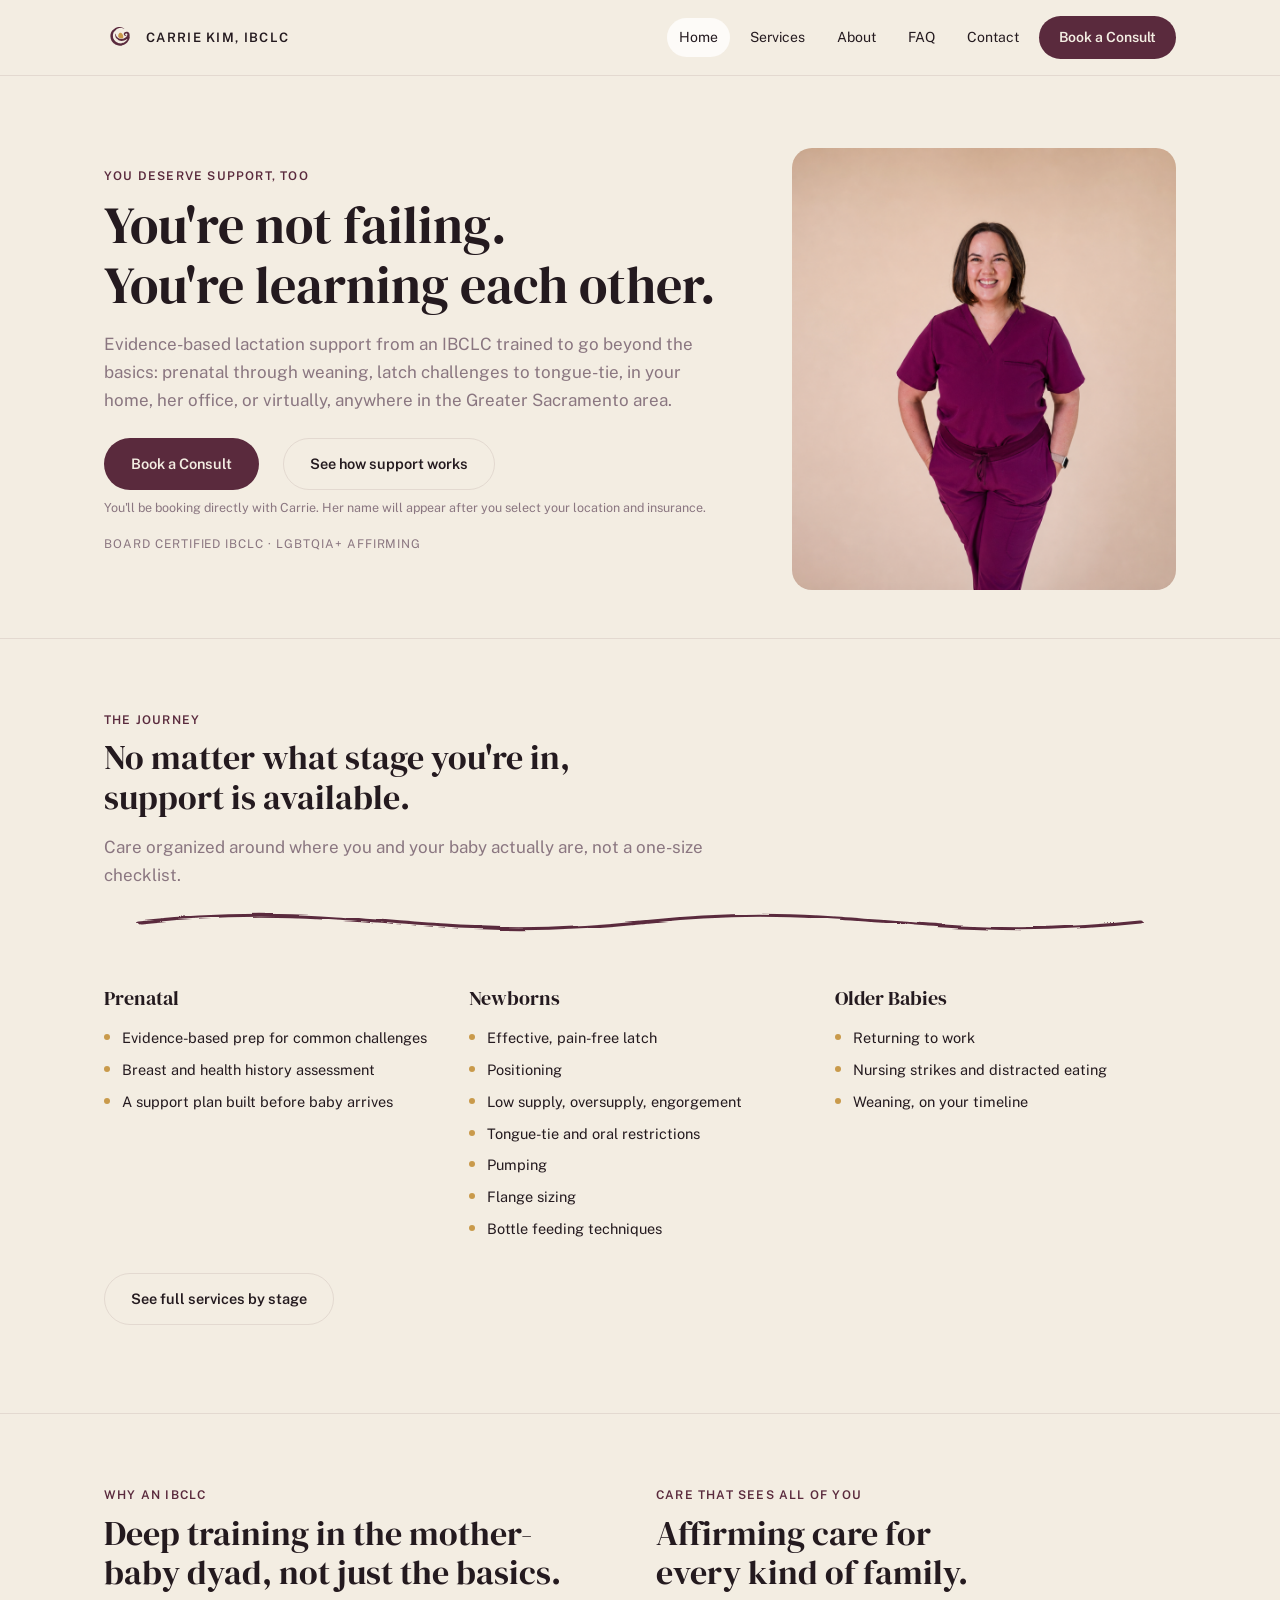
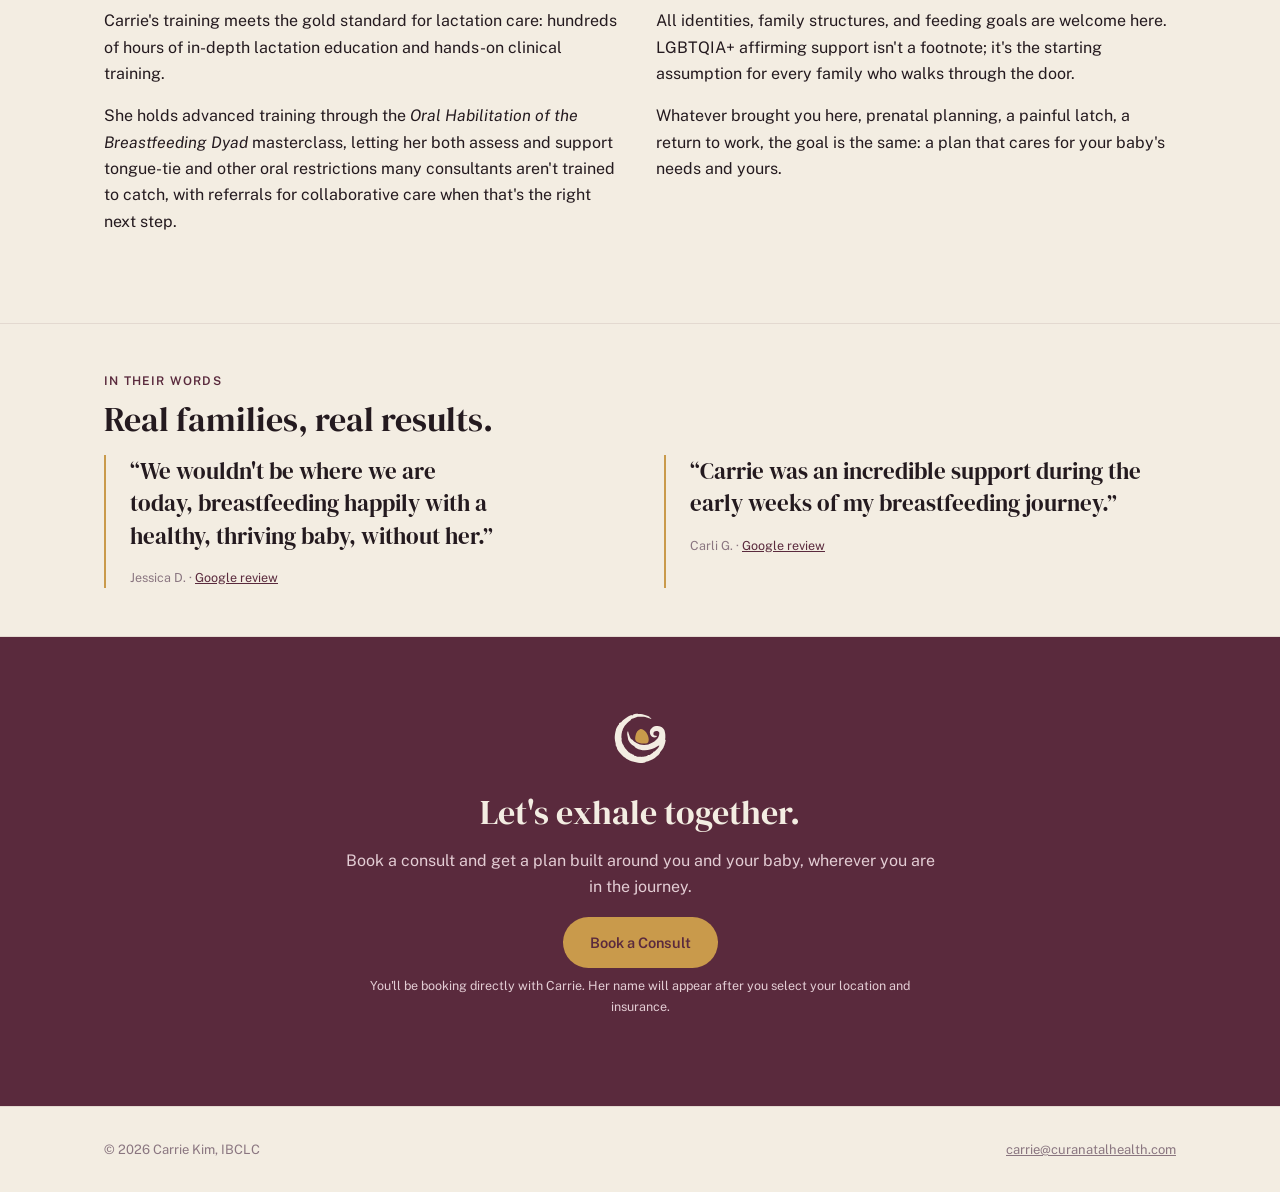
<file: index.html>
<!doctype html>
<html lang="en">
<head>
<meta charset="utf-8">
<meta name="viewport" content="width=device-width, initial-scale=1">
<title>Carrie Kim, IBCLC | Sacramento Lactation Consultant</title>
<meta name="description" content="Evidence-based lactation support from Carrie Kim, IBCLC. In-home across Greater Sacramento, in-office in Orangevale, or virtual. LGBTQIA+ affirming care.">
<link rel="canonical" href="https://www.carriekimibclc.com/">
<meta property="og:type" content="website">
<meta property="og:title" content="Carrie Kim, IBCLC | Sacramento Lactation Consultant">
<meta property="og:description" content="Evidence-based, LGBTQIA+ affirming lactation support for prenatal through weaning. In-home, in-office in Orangevale, or virtual.">
<meta property="og:url" content="https://www.carriekimibclc.com/">
<meta property="og:image" content="https://www.carriekimibclc.com/assets/img/carrie-portrait.png">
<link rel="icon" href="assets/img/mark-primary.svg" type="image/svg+xml">
<link rel="preconnect" href="https://fonts.googleapis.com">
<link rel="preconnect" href="https://fonts.gstatic.com" crossorigin>
<link href="https://fonts.googleapis.com/css2?family=DM+Serif+Display&family=Public+Sans:wght@400;500;600;700&display=swap" rel="stylesheet">
<link rel="stylesheet" href="assets/css/styles.css?v=15">
<script src="assets/js/analytics.js?v=1" defer></script>
<script type="application/ld+json">
{
  "@context": "https://schema.org",
  "@type": "MedicalBusiness",
  "name": "Carrie Kim, IBCLC",
  "description": "Evidence-based, LGBTQIA+ affirming lactation consulting for prenatal through weaning, serving the Greater Sacramento area.",
  "url": "https://www.carriekimibclc.com/",
  "email": "carrie@curanatalhealth.com",
  "image": "https://www.carriekimibclc.com/assets/img/carrie-portrait.png",
  "areaServed": { "@type": "City", "name": "Sacramento, CA" },
  "address": { "@type": "PostalAddress", "addressLocality": "Sacramento", "addressRegion": "CA", "addressCountry": "US" },
  "medicalSpecialty": "Lactation Consulting",
  "employee": {
    "@type": "Person",
    "name": "Carrie Kim",
    "honorificSuffix": "IBCLC",
    "hasCredential": {
      "@type": "EducationalOccupationalCredential",
      "credentialCategory": "certification",
      "name": "International Board Certified Lactation Consultant (IBCLC)"
    }
  }
}
</script>
</head>
<body>
<a class="skip-link" href="#main">Skip to content</a>
<div id="scroll-sentinel" aria-hidden="true" style="position:absolute; top:0; left:0; width:1px; height:1px;"></div>

<header class="site">
  <div class="bar container">
    <a class="brand" href="index.html">
      <svg viewBox="0 0 429 344" xmlns="http://www.w3.org/2000/svg"><g transform="translate(0,344) scale(0.1,-0.1)"><path d="M1878 3182 c-61 -12 -78 -19 -78 -33 0 -28 -73 -43 -83 -16 -4 10 -6 10 -6 0 -1 -7 -12 -13 -26 -13 -81 0 -387 -215 -479 -335 -24 -31 -33 -36 -58 -33 -32 5 -78 -46 -78 -87 0 -11 -13 -32 -28 -46 -32 -30 -120 -202 -128 -251 -3 -18 -12 -51 -20 -73 -13 -40 -31 -168 -39 -275 -5 -70 8 -177 37 -304 15 -68 19 -101 11 -103 -15 -5 -4 -43 13 -43 9 0 14 -11 14 -29 0 -16 6 -31 15 -35 8 -3 15 -18 15 -33 1 -78 102 -226 258 -379 70 -68 132 -124 138 -124 6 0 21 -12 35 -26 115 -122 505 -255 754 -257 147 -1 275 17 275 39 0 7 12 16 28 19 157 33 317 100 455 192 118 78 257 213 257 250 0 13 18 48 40 77 22 29 40 57 40 62 0 5 12 21 28 35 15 15 36 44 47 65 11 22 26 45 32 52 7 7 13 22 13 32 0 10 4 21 9 25 13 7 58 147 70 215 5 31 13 68 16 83 6 21 4 27 -9 27 -18 0 -19 18 -7 112 4 31 2 115 -5 185 -19 211 -73 302 -224 376 -119 59 -333 39 -432 -39 -144 -113 -170 -283 -65 -420 53 -70 136 -101 219 -82 88 19 111 78 31 78 -46 0 -107 26 -125 54 -4 6 -8 34 -8 63 0 92 61 139 171 131 56 -4 65 -8 96 -42 35 -37 35 -39 31 -114 -12 -214 -242 -435 -558 -533 -109 -34 -321 -34 -430 0 -149 46 -334 160 -384 236 -9 14 -25 25 -36 25 -39 0 -110 150 -166 353 -20 73 -31 79 -50 26 -19 -51 -16 -134 6 -227 11 -46 20 -94 20 -107 0 -102 151 -299 297 -388 29 -18 53 -41 55 -52 2 -12 30 -34 83 -61 218 -116 483 -135 736 -53 100 32 279 117 336 160 106 79 126 36 38 -79 -62 -81 -202 -212 -227 -212 -21 0 -28 -5 -28 -20 0 -30 -173 -142 -214 -140 -48 3 -53 1 -58 -18 -5 -19 -99 -52 -147 -52 -12 0 -30 -4 -39 -9 -9 -5 -54 -12 -99 -15 -76 -7 -83 -6 -83 11 0 14 -2 15 -9 4 -7 -11 -25 -13 -83 -8 -111 10 -139 17 -148 41 -5 12 -9 15 -9 8 -2 -25 -75 -11 -79 15 -2 15 -14 26 -40 34 -20 6 -49 20 -64 30 -14 11 -36 19 -47 19 -12 0 -21 5 -21 10 0 6 -5 10 -10 10 -10 0 -21 7 -54 36 -7 7 -21 13 -31 15 -10 2 -23 13 -29 23 -6 11 -47 57 -90 103 -44 46 -86 97 -95 114 -8 17 -20 33 -28 36 -7 3 -20 30 -29 60 -9 30 -22 57 -29 59 -33 13 -101 248 -76 263 8 5 7 21 -5 61 -11 39 -14 69 -8 109 4 31 6 66 5 78 -1 12 5 50 13 83 9 34 16 70 16 81 0 10 4 19 9 19 5 0 12 21 16 47 8 52 50 143 71 156 8 4 14 13 14 20 0 26 181 221 255 275 28 20 52 40 53 44 2 5 10 8 18 8 9 0 14 11 14 28 0 35 22 46 210 110 l135 46 175 1 c170 0 178 -1 290 -34 63 -19 119 -38 124 -42 6 -5 19 -9 29 -9 10 0 32 -9 48 -21 28 -20 29 -20 29 -1 0 22 -30 52 -52 52 -9 0 -18 9 -21 19 -15 60 -359 171 -530 171 -38 0 -67 4 -67 10 0 14 -80 10 -172 -8z" fill="#5A2A3D"/><path d="M2145 2408 c-113 -41 -198 -165 -230 -333 -44 -228 -2 -304 205 -372 99 -33 294 -40 382 -14 62 18 88 78 88 204 -1 268 -270 579 -445 515z" fill="#C99A4B"/></g></svg>
      <span>Carrie Kim, IBCLC</span>
    </a>
    <button class="menu-toggle" aria-expanded="false" aria-label="Toggle navigation">Menu</button>
    <nav class="primary" aria-label="Primary">
      <a href="index.html" aria-current="page">Home</a>
      <a href="services.html">Services</a>
      <a href="about.html">About</a>
      <a href="faq.html">FAQ</a>
      <a href="contact.html">Contact</a>
      <a class="cta" href="https://curanatalhealth.intakeq.com/booking?practitionerId=67e3062f585aba0919bed7bb">Book a Consult</a>
    </nav>
  </div>
</header>

<main id="main">

  <section class="hero">
    <div class="container">
      <div class="grid">
        <div>
          <p class="eyebrow">You deserve support, too</p>
          <h1>You're not failing.<br>You're learning each other.</h1>
          <p class="lede">Evidence-based lactation support from an IBCLC trained to go beyond the basics: prenatal through weaning, latch challenges to tongue-tie, in your home, her office, or virtually, anywhere in the Greater Sacramento area.</p>
          <div class="actions">
            <a class="btn btn-primary" href="https://curanatalhealth.intakeq.com/booking?practitionerId=67e3062f585aba0919bed7bb">Book a Consult</a>
            <a class="btn btn-secondary" href="services.html">See how support works</a>
          </div>
          <p class="book-reassurance">You'll be booking directly with Carrie. Her name will appear after you select your location and insurance.</p>
          <p class="credential-line">Board Certified IBCLC &middot; LGBTQIA+ Affirming</p>
        </div>
        <figure>
          <img src="assets/img/carrie-portrait.png" alt="Carrie Kim, IBCLC, smiling in medical scrubs" width="600" height="690">
        </figure>
      </div>
    </div>
  </section>

  <section id="journey">
    <div class="container">
      <p class="eyebrow">The journey</p>
      <h2>No matter what stage you're in,<br>support is available.</h2>
      <p class="lede">Care organized around where you and your baby actually are, not a one-size checklist.</p>

      <div class="thread-wrap">
        <svg class="thread-line" viewBox="0 0 600 34" preserveAspectRatio="none" xmlns="http://www.w3.org/2000/svg" aria-hidden="true">
          <defs>
            <filter id="thread-rough-home" x="-20%" y="-150%" width="140%" height="400%">
              <feTurbulence type="fractalNoise" baseFrequency="0.02 0.12" numOctaves="2" seed="11" result="n"/>
              <feDisplacementMap in="SourceGraphic" in2="n" scale="5" xChannelSelector="R" yChannelSelector="G"/>
            </filter>
          </defs>
          <path class="js-thread-draw" d="M20,17 C140,-6 180,40 300,17 C420,-6 460,40 580,17" filter="url(#thread-rough-home)"/>
        </svg>
        <span class="thread-node" style="left:3.33%"></span>
        <span class="thread-node" style="left:50%"></span>
        <span class="thread-node" style="left:96.67%"></span>
      </div>

      <div class="grid-3">
        <div>
          <h3>Prenatal</h3>
          <ul class="plain">
            <li>Evidence-based prep for common challenges</li>
            <li>Breast and health history assessment</li>
            <li>A support plan built before baby arrives</li>
          </ul>
        </div>
        <div>
          <h3>Newborns</h3>
          <ul class="plain">
            <li>Effective, pain-free latch</li>
            <li>Positioning</li>
            <li>Low supply, oversupply, engorgement</li>
            <li>Tongue-tie and oral restrictions</li>
            <li>Pumping</li>
            <li>Flange sizing</li>
            <li>Bottle feeding techniques</li>
          </ul>
        </div>
        <div>
          <h3>Older Babies</h3>
          <ul class="plain">
            <li>Returning to work</li>
            <li>Nursing strikes and distracted eating</li>
            <li>Weaning, on your timeline</li>
          </ul>
        </div>
      </div>
      <p style="margin-top: 24px;"><a class="btn btn-secondary" href="services.html">See full services by stage</a></p>
    </div>
  </section>

  <section>
    <div class="container grid-2">
      <div>
        <p class="eyebrow">Why an IBCLC</p>
        <h2>Deep training in the mother-baby dyad, not just the basics.</h2>
        <p>Carrie's training meets the gold standard for lactation care: hundreds of hours of in-depth lactation education and hands-on clinical training.</p>
        <p>She holds advanced training through the <em>Oral Habilitation of the Breastfeeding Dyad</em> masterclass, letting her both assess and support tongue-tie and other oral restrictions many consultants aren't trained to catch, with referrals for collaborative care when that's the right next step.</p>
      </div>
      <div>
        <p class="eyebrow">Care that sees all of you</p>
        <h2>Affirming care for every kind of family.</h2>
        <p>All identities, family structures, and feeding goals are welcome here. LGBTQIA+ affirming support isn't a footnote; it's the starting assumption for every family who walks through the door.</p>
        <p>Whatever brought you here, prenatal planning, a painful latch, a return to work, the goal is the same: a plan that cares for your baby's needs and yours.</p>
      </div>
    </div>
  </section>

  <section class="tight">
    <div class="container">
      <p class="eyebrow">In their words</p>
      <h2>Real families, real results.</h2>
      <div class="testimonial-strip">
        <figure class="pull-quote">
          <blockquote>&ldquo;We wouldn't be where we are today, breastfeeding happily with a healthy, thriving baby, without her.&rdquo;</blockquote>
          <figcaption>Jessica D. &middot; <a href="https://maps.app.goo.gl/u94ZboX5P7vqML9L6">Google review</a></figcaption>
        </figure>
        <figure class="pull-quote">
          <blockquote>&ldquo;Carrie was an incredible support during the early weeks of my breastfeeding journey.&rdquo;</blockquote>
          <figcaption>Carli G. &middot; <a href="https://maps.app.goo.gl/6pRewPNkVKWV36Dv9">Google review</a></figcaption>
        </figure>
      </div>
    </div>
  </section>

  <section class="band-dark">
    <div class="container center" style="max-width: 640px;">
      <svg class="band-mark" viewBox="0 0 429 344" xmlns="http://www.w3.org/2000/svg" aria-hidden="true"><g transform="translate(0,344) scale(0.1,-0.1)"><path d="M1878 3182 c-61 -12 -78 -19 -78 -33 0 -28 -73 -43 -83 -16 -4 10 -6 10 -6 0 -1 -7 -12 -13 -26 -13 -81 0 -387 -215 -479 -335 -24 -31 -33 -36 -58 -33 -32 5 -78 -46 -78 -87 0 -11 -13 -32 -28 -46 -32 -30 -120 -202 -128 -251 -3 -18 -12 -51 -20 -73 -13 -40 -31 -168 -39 -275 -5 -70 8 -177 37 -304 15 -68 19 -101 11 -103 -15 -5 -4 -43 13 -43 9 0 14 -11 14 -29 0 -16 6 -31 15 -35 8 -3 15 -18 15 -33 1 -78 102 -226 258 -379 70 -68 132 -124 138 -124 6 0 21 -12 35 -26 115 -122 505 -255 754 -257 147 -1 275 17 275 39 0 7 12 16 28 19 157 33 317 100 455 192 118 78 257 213 257 250 0 13 18 48 40 77 22 29 40 57 40 62 0 5 12 21 28 35 15 15 36 44 47 65 11 22 26 45 32 52 7 7 13 22 13 32 0 10 4 21 9 25 13 7 58 147 70 215 5 31 13 68 16 83 6 21 4 27 -9 27 -18 0 -19 18 -7 112 4 31 2 115 -5 185 -19 211 -73 302 -224 376 -119 59 -333 39 -432 -39 -144 -113 -170 -283 -65 -420 53 -70 136 -101 219 -82 88 19 111 78 31 78 -46 0 -107 26 -125 54 -4 6 -8 34 -8 63 0 92 61 139 171 131 56 -4 65 -8 96 -42 35 -37 35 -39 31 -114 -12 -214 -242 -435 -558 -533 -109 -34 -321 -34 -430 0 -149 46 -334 160 -384 236 -9 14 -25 25 -36 25 -39 0 -110 150 -166 353 -20 73 -31 79 -50 26 -19 -51 -16 -134 6 -227 11 -46 20 -94 20 -107 0 -102 151 -299 297 -388 29 -18 53 -41 55 -52 2 -12 30 -34 83 -61 218 -116 483 -135 736 -53 100 32 279 117 336 160 106 79 126 36 38 -79 -62 -81 -202 -212 -227 -212 -21 0 -28 -5 -28 -20 0 -30 -173 -142 -214 -140 -48 3 -53 1 -58 -18 -5 -19 -99 -52 -147 -52 -12 0 -30 -4 -39 -9 -9 -5 -54 -12 -99 -15 -76 -7 -83 -6 -83 11 0 14 -2 15 -9 4 -7 -11 -25 -13 -83 -8 -111 10 -139 17 -148 41 -5 12 -9 15 -9 8 -2 -25 -75 -11 -79 15 -2 15 -14 26 -40 34 -20 6 -49 20 -64 30 -14 11 -36 19 -47 19 -12 0 -21 5 -21 10 0 6 -5 10 -10 10 -10 0 -21 7 -54 36 -7 7 -21 13 -31 15 -10 2 -23 13 -29 23 -6 11 -47 57 -90 103 -44 46 -86 97 -95 114 -8 17 -20 33 -28 36 -7 3 -20 30 -29 60 -9 30 -22 57 -29 59 -33 13 -101 248 -76 263 8 5 7 21 -5 61 -11 39 -14 69 -8 109 4 31 6 66 5 78 -1 12 5 50 13 83 9 34 16 70 16 81 0 10 4 19 9 19 5 0 12 21 16 47 8 52 50 143 71 156 8 4 14 13 14 20 0 26 181 221 255 275 28 20 52 40 53 44 2 5 10 8 18 8 9 0 14 11 14 28 0 35 22 46 210 110 l135 46 175 1 c170 0 178 -1 290 -34 63 -19 119 -38 124 -42 6 -5 19 -9 29 -9 10 0 32 -9 48 -21 28 -20 29 -20 29 -1 0 22 -30 52 -52 52 -9 0 -18 9 -21 19 -15 60 -359 171 -530 171 -38 0 -67 4 -67 10 0 14 -80 10 -172 -8z" fill="#F3EDE2"/><path d="M2145 2408 c-113 -41 -198 -165 -230 -333 -44 -228 -2 -304 205 -372 99 -33 294 -40 382 -14 62 18 88 78 88 204 -1 268 -270 579 -445 515z" fill="#C99A4B"/></g></svg>
      <h2>Let's exhale together.</h2>
      <p class="muted-on-dark">Book a consult and get a plan built around you and your baby, wherever you are in the journey.</p>
      <a class="btn btn-on-dark" href="https://curanatalhealth.intakeq.com/booking?practitionerId=67e3062f585aba0919bed7bb">Book a Consult</a>
      <p class="book-reassurance">You'll be booking directly with Carrie. Her name will appear after you select your location and insurance.</p>
    </div>
  </section>

</main>

<footer class="site">
  <div class="container bar">
    <span>&copy; <span id="year"></span> Carrie Kim, IBCLC</span>
    <span><a href="mailto:carrie@curanatalhealth.com">carrie@curanatalhealth.com</a></span>
  </div>
</footer>

<script>document.getElementById('year').textContent = new Date().getFullYear();</script>
<script src="assets/js/main.js?v=14"></script>
</body>
</html>
</file>
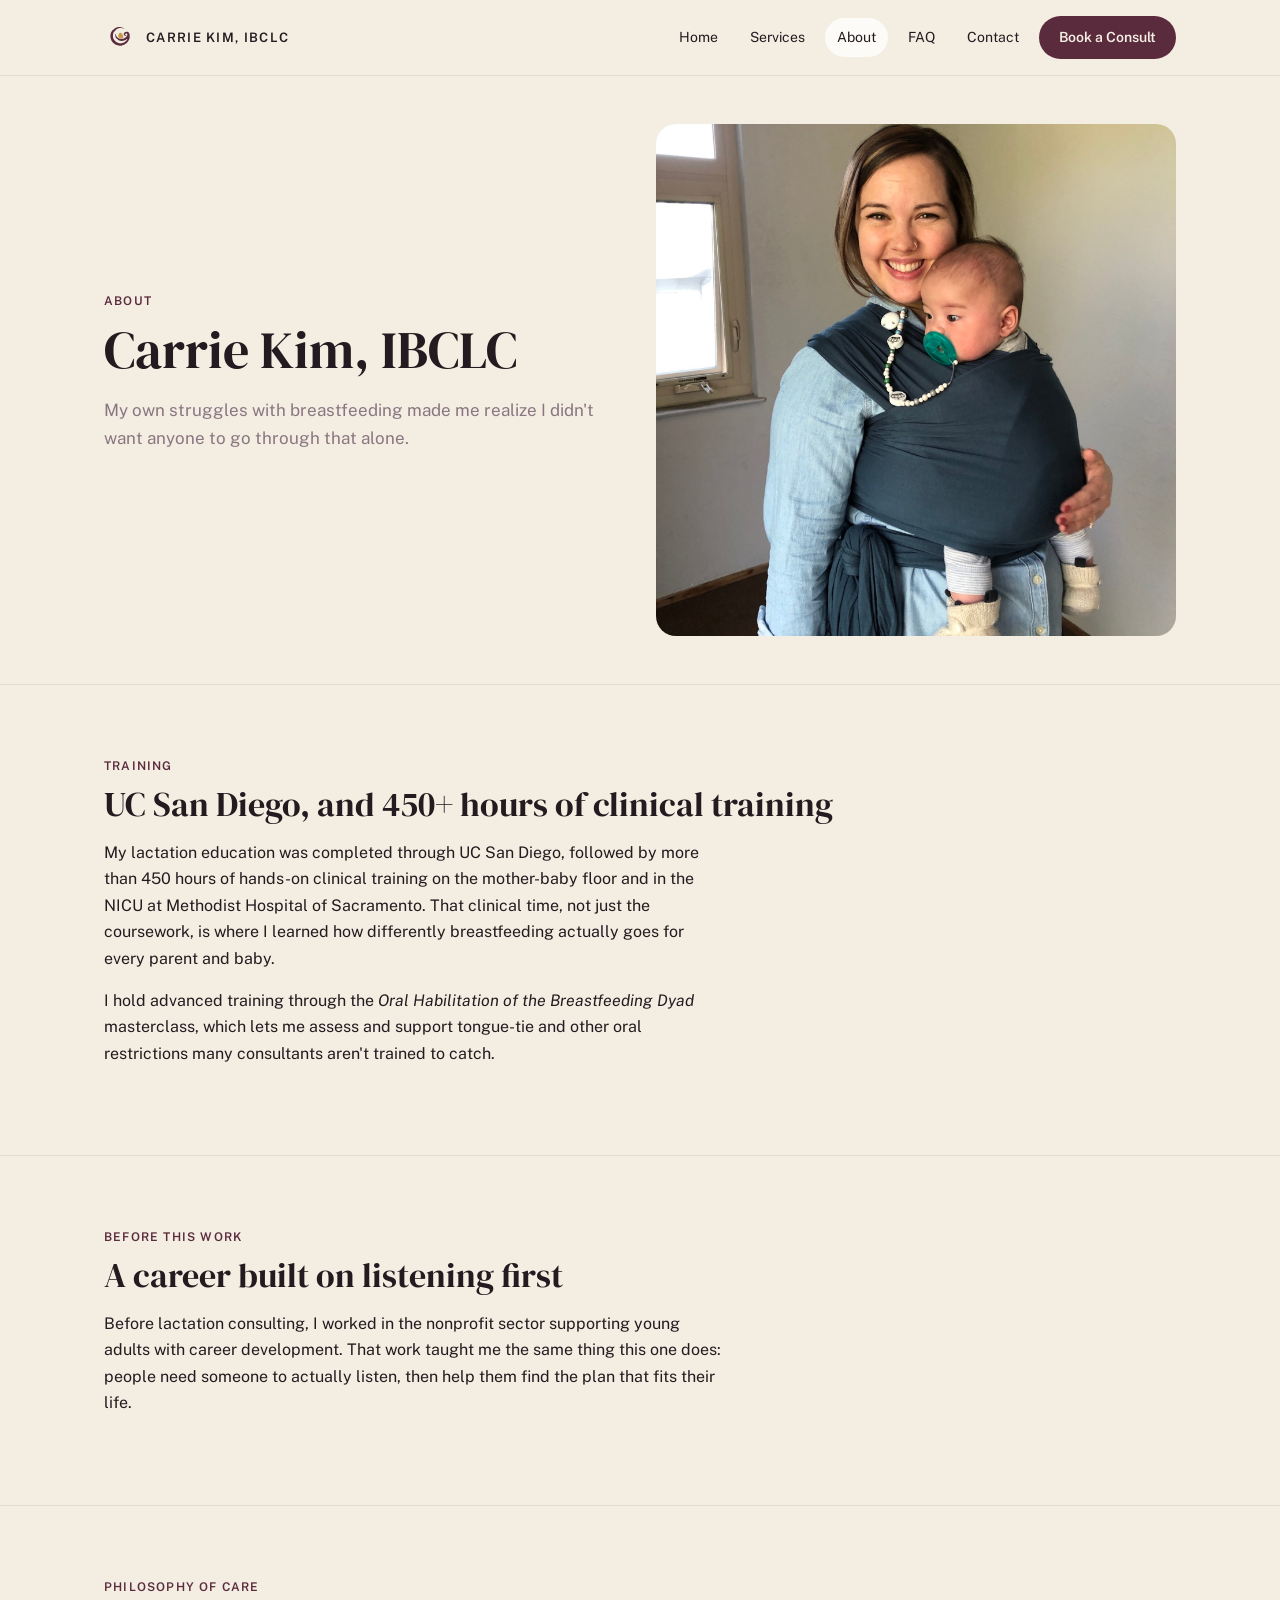
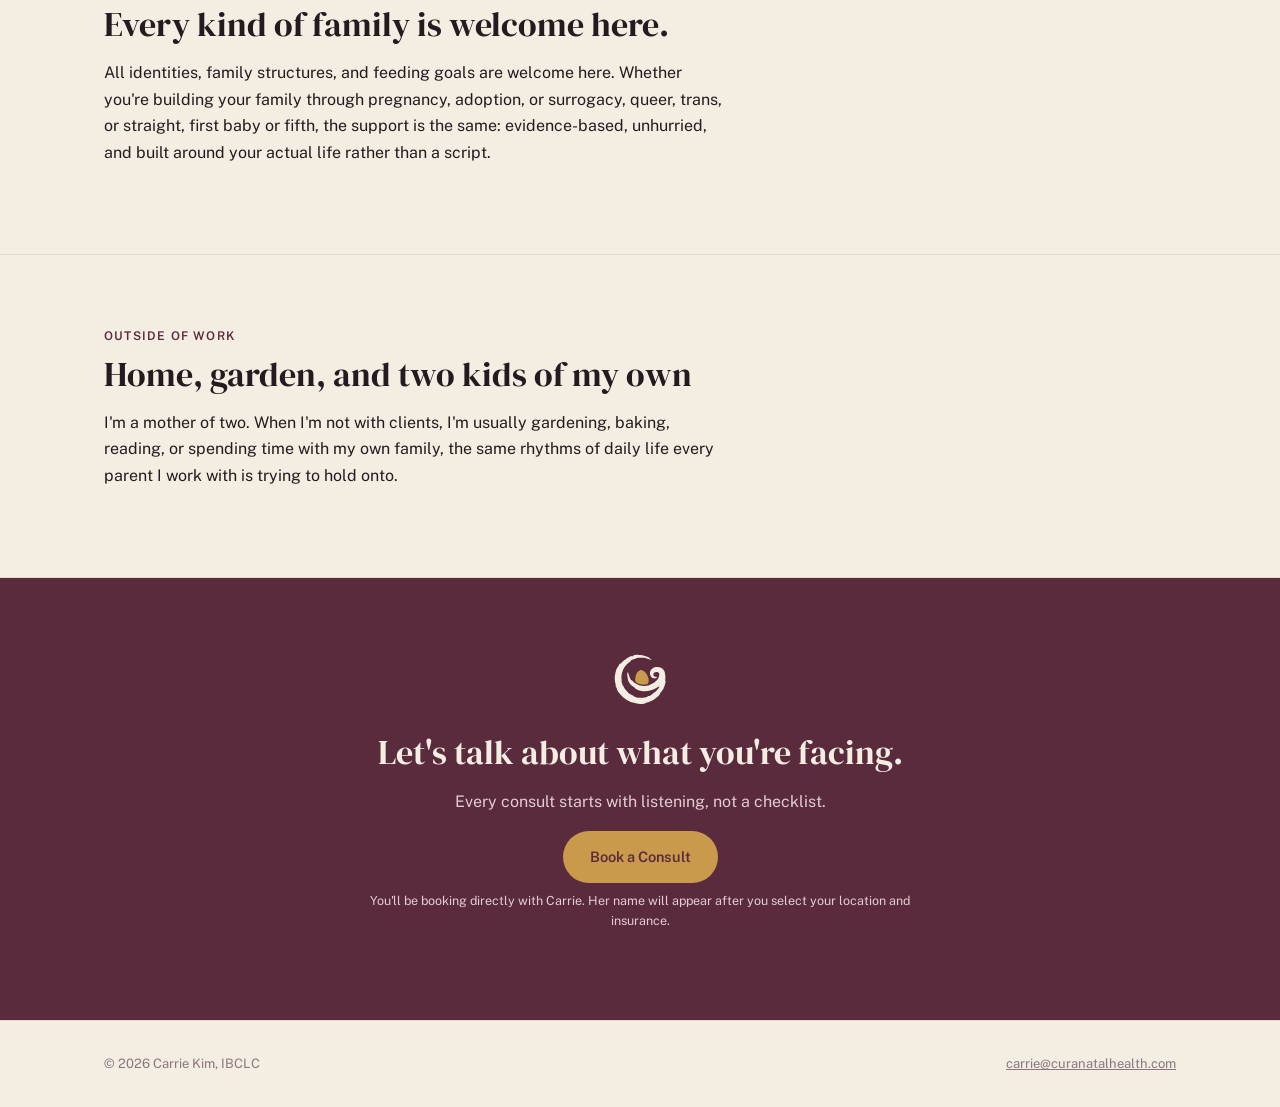
<file: about.html>
<!doctype html>
<html lang="en">
<head>
<meta charset="utf-8">
<meta name="viewport" content="width=device-width, initial-scale=1">
<title>About Carrie Kim, IBCLC | Sacramento Lactation Consultant</title>
<meta name="description" content="Carrie Kim, IBCLC, trained at UC San Diego with 450+ hours of clinical experience at Methodist Hospital of Sacramento. LGBTQIA+ affirming lactation support for Greater Sacramento families.">
<link rel="canonical" href="https://www.carriekimibclc.com/about.html">
<meta property="og:type" content="profile">
<meta property="og:title" content="About Carrie Kim, IBCLC">
<meta property="og:description" content="UC San Diego trained, 450+ hours of clinical experience, and a personal reason for doing this work.">
<meta property="og:url" content="https://www.carriekimibclc.com/about.html">
<meta property="og:image" content="https://www.carriekimibclc.com/assets/img/carrie-portrait.png">
<link rel="icon" href="assets/img/mark-primary.svg" type="image/svg+xml">
<link rel="preconnect" href="https://fonts.googleapis.com">
<link rel="preconnect" href="https://fonts.gstatic.com" crossorigin>
<link href="https://fonts.googleapis.com/css2?family=DM+Serif+Display&family=Public+Sans:wght@400;500;600;700&display=swap" rel="stylesheet">
<link rel="stylesheet" href="assets/css/styles.css?v=15">
<script src="assets/js/analytics.js?v=1" defer></script>
<script type="application/ld+json">
{
  "@context": "https://schema.org",
  "@type": "BreadcrumbList",
  "itemListElement": [
    { "@type": "ListItem", "position": 1, "name": "Home", "item": "https://www.carriekimibclc.com/" },
    { "@type": "ListItem", "position": 2, "name": "About", "item": "https://www.carriekimibclc.com/about.html" }
  ]
}
</script>
<script type="application/ld+json">
{
  "@context": "https://schema.org",
  "@type": "Person",
  "name": "Carrie Kim",
  "honorificSuffix": "IBCLC",
  "jobTitle": "International Board Certified Lactation Consultant",
  "description": "IBCLC providing evidence-based, LGBTQIA+ affirming lactation support across Greater Sacramento, CA.",
  "hasCredential": {
    "@type": "EducationalOccupationalCredential",
    "credentialCategory": "certification",
    "name": "International Board Certified Lactation Consultant (IBCLC)"
  },
  "alumniOf": { "@type": "CollegeOrUniversity", "name": "UC San Diego" },
  "url": "https://www.carriekimibclc.com/about.html"
}
</script>
</head>
<body>
<a class="skip-link" href="#main">Skip to content</a>
<div id="scroll-sentinel" aria-hidden="true" style="position:absolute; top:0; left:0; width:1px; height:1px;"></div>

<header class="site">
  <div class="bar container">
    <a class="brand" href="index.html">
      <svg viewBox="0 0 429 344" xmlns="http://www.w3.org/2000/svg"><g transform="translate(0,344) scale(0.1,-0.1)"><path d="M1878 3182 c-61 -12 -78 -19 -78 -33 0 -28 -73 -43 -83 -16 -4 10 -6 10 -6 0 -1 -7 -12 -13 -26 -13 -81 0 -387 -215 -479 -335 -24 -31 -33 -36 -58 -33 -32 5 -78 -46 -78 -87 0 -11 -13 -32 -28 -46 -32 -30 -120 -202 -128 -251 -3 -18 -12 -51 -20 -73 -13 -40 -31 -168 -39 -275 -5 -70 8 -177 37 -304 15 -68 19 -101 11 -103 -15 -5 -4 -43 13 -43 9 0 14 -11 14 -29 0 -16 6 -31 15 -35 8 -3 15 -18 15 -33 1 -78 102 -226 258 -379 70 -68 132 -124 138 -124 6 0 21 -12 35 -26 115 -122 505 -255 754 -257 147 -1 275 17 275 39 0 7 12 16 28 19 157 33 317 100 455 192 118 78 257 213 257 250 0 13 18 48 40 77 22 29 40 57 40 62 0 5 12 21 28 35 15 15 36 44 47 65 11 22 26 45 32 52 7 7 13 22 13 32 0 10 4 21 9 25 13 7 58 147 70 215 5 31 13 68 16 83 6 21 4 27 -9 27 -18 0 -19 18 -7 112 4 31 2 115 -5 185 -19 211 -73 302 -224 376 -119 59 -333 39 -432 -39 -144 -113 -170 -283 -65 -420 53 -70 136 -101 219 -82 88 19 111 78 31 78 -46 0 -107 26 -125 54 -4 6 -8 34 -8 63 0 92 61 139 171 131 56 -4 65 -8 96 -42 35 -37 35 -39 31 -114 -12 -214 -242 -435 -558 -533 -109 -34 -321 -34 -430 0 -149 46 -334 160 -384 236 -9 14 -25 25 -36 25 -39 0 -110 150 -166 353 -20 73 -31 79 -50 26 -19 -51 -16 -134 6 -227 11 -46 20 -94 20 -107 0 -102 151 -299 297 -388 29 -18 53 -41 55 -52 2 -12 30 -34 83 -61 218 -116 483 -135 736 -53 100 32 279 117 336 160 106 79 126 36 38 -79 -62 -81 -202 -212 -227 -212 -21 0 -28 -5 -28 -20 0 -30 -173 -142 -214 -140 -48 3 -53 1 -58 -18 -5 -19 -99 -52 -147 -52 -12 0 -30 -4 -39 -9 -9 -5 -54 -12 -99 -15 -76 -7 -83 -6 -83 11 0 14 -2 15 -9 4 -7 -11 -25 -13 -83 -8 -111 10 -139 17 -148 41 -5 12 -9 15 -9 8 -2 -25 -75 -11 -79 15 -2 15 -14 26 -40 34 -20 6 -49 20 -64 30 -14 11 -36 19 -47 19 -12 0 -21 5 -21 10 0 6 -5 10 -10 10 -10 0 -21 7 -54 36 -7 7 -21 13 -31 15 -10 2 -23 13 -29 23 -6 11 -47 57 -90 103 -44 46 -86 97 -95 114 -8 17 -20 33 -28 36 -7 3 -20 30 -29 60 -9 30 -22 57 -29 59 -33 13 -101 248 -76 263 8 5 7 21 -5 61 -11 39 -14 69 -8 109 4 31 6 66 5 78 -1 12 5 50 13 83 9 34 16 70 16 81 0 10 4 19 9 19 5 0 12 21 16 47 8 52 50 143 71 156 8 4 14 13 14 20 0 26 181 221 255 275 28 20 52 40 53 44 2 5 10 8 18 8 9 0 14 11 14 28 0 35 22 46 210 110 l135 46 175 1 c170 0 178 -1 290 -34 63 -19 119 -38 124 -42 6 -5 19 -9 29 -9 10 0 32 -9 48 -21 28 -20 29 -20 29 -1 0 22 -30 52 -52 52 -9 0 -18 9 -21 19 -15 60 -359 171 -530 171 -38 0 -67 4 -67 10 0 14 -80 10 -172 -8z" fill="#5A2A3D"/><path d="M2145 2408 c-113 -41 -198 -165 -230 -333 -44 -228 -2 -304 205 -372 99 -33 294 -40 382 -14 62 18 88 78 88 204 -1 268 -270 579 -445 515z" fill="#C99A4B"/></g></svg>
      <span>Carrie Kim, IBCLC</span>
    </a>
    <button class="menu-toggle" aria-expanded="false" aria-label="Toggle navigation">Menu</button>
    <nav class="primary" aria-label="Primary">
      <a href="index.html">Home</a>
      <a href="services.html">Services</a>
      <a href="about.html" aria-current="page">About</a>
      <a href="faq.html">FAQ</a>
      <a href="contact.html">Contact</a>
      <a class="cta" href="https://curanatalhealth.intakeq.com/booking?practitionerId=67e3062f585aba0919bed7bb">Book a Consult</a>
    </nav>
  </div>
</header>

<main id="main">

  <section class="tight">
    <div class="container grid-2" style="align-items:center;">
      <div>
        <p class="eyebrow">About</p>
        <h1>Carrie Kim, IBCLC</h1>
        <p class="lede">My own struggles with breastfeeding made me realize I didn't want anyone to go through that alone.</p>
      </div>
      <figure style="margin:0; border-radius: var(--radius-lg); overflow:hidden;">
        <img src="assets/img/carrie-family-candid.jpg" alt="Carrie Kim with her family" width="640" height="512" style="object-fit:cover; aspect-ratio: 5/4;">
      </figure>
    </div>
  </section>

  <section>
    <div class="container">
      <p class="eyebrow">Training</p>
      <h2>UC San Diego, and 450+ hours of clinical training</h2>
      <p>My lactation education was completed through UC San Diego, followed by more than 450 hours of hands-on clinical training on the mother-baby floor and in the NICU at Methodist Hospital of Sacramento. That clinical time, not just the coursework, is where I learned how differently breastfeeding actually goes for every parent and baby.</p>
      <p>I hold advanced training through the <em>Oral Habilitation of the Breastfeeding Dyad</em> masterclass, which lets me assess and support tongue-tie and other oral restrictions many consultants aren't trained to catch.</p>
    </div>
  </section>

  <section>
    <div class="container">
      <p class="eyebrow">Before this work</p>
      <h2>A career built on listening first</h2>
      <p>Before lactation consulting, I worked in the nonprofit sector supporting young adults with career development. That work taught me the same thing this one does: people need someone to actually listen, then help them find the plan that fits their life.</p>
    </div>
  </section>

  <section>
    <div class="container">
      <p class="eyebrow">Philosophy of care</p>
      <h2>Every kind of family is welcome here.</h2>
      <p>All identities, family structures, and feeding goals are welcome here. Whether you're building your family through pregnancy, adoption, or surrogacy, queer, trans, or straight, first baby or fifth, the support is the same: evidence-based, unhurried, and built around your actual life rather than a script.</p>
    </div>
  </section>

  <section>
    <div class="container">
      <p class="eyebrow">Outside of work</p>
      <h2>Home, garden, and two kids of my own</h2>
      <p>I'm a mother of two. When I'm not with clients, I'm usually gardening, baking, reading, or spending time with my own family, the same rhythms of daily life every parent I work with is trying to hold onto.</p>
    </div>
  </section>

  <section class="band-dark">
    <div class="container center" style="max-width: 640px;">
      <svg class="band-mark" viewBox="0 0 429 344" xmlns="http://www.w3.org/2000/svg" aria-hidden="true"><g transform="translate(0,344) scale(0.1,-0.1)"><path d="M1878 3182 c-61 -12 -78 -19 -78 -33 0 -28 -73 -43 -83 -16 -4 10 -6 10 -6 0 -1 -7 -12 -13 -26 -13 -81 0 -387 -215 -479 -335 -24 -31 -33 -36 -58 -33 -32 5 -78 -46 -78 -87 0 -11 -13 -32 -28 -46 -32 -30 -120 -202 -128 -251 -3 -18 -12 -51 -20 -73 -13 -40 -31 -168 -39 -275 -5 -70 8 -177 37 -304 15 -68 19 -101 11 -103 -15 -5 -4 -43 13 -43 9 0 14 -11 14 -29 0 -16 6 -31 15 -35 8 -3 15 -18 15 -33 1 -78 102 -226 258 -379 70 -68 132 -124 138 -124 6 0 21 -12 35 -26 115 -122 505 -255 754 -257 147 -1 275 17 275 39 0 7 12 16 28 19 157 33 317 100 455 192 118 78 257 213 257 250 0 13 18 48 40 77 22 29 40 57 40 62 0 5 12 21 28 35 15 15 36 44 47 65 11 22 26 45 32 52 7 7 13 22 13 32 0 10 4 21 9 25 13 7 58 147 70 215 5 31 13 68 16 83 6 21 4 27 -9 27 -18 0 -19 18 -7 112 4 31 2 115 -5 185 -19 211 -73 302 -224 376 -119 59 -333 39 -432 -39 -144 -113 -170 -283 -65 -420 53 -70 136 -101 219 -82 88 19 111 78 31 78 -46 0 -107 26 -125 54 -4 6 -8 34 -8 63 0 92 61 139 171 131 56 -4 65 -8 96 -42 35 -37 35 -39 31 -114 -12 -214 -242 -435 -558 -533 -109 -34 -321 -34 -430 0 -149 46 -334 160 -384 236 -9 14 -25 25 -36 25 -39 0 -110 150 -166 353 -20 73 -31 79 -50 26 -19 -51 -16 -134 6 -227 11 -46 20 -94 20 -107 0 -102 151 -299 297 -388 29 -18 53 -41 55 -52 2 -12 30 -34 83 -61 218 -116 483 -135 736 -53 100 32 279 117 336 160 106 79 126 36 38 -79 -62 -81 -202 -212 -227 -212 -21 0 -28 -5 -28 -20 0 -30 -173 -142 -214 -140 -48 3 -53 1 -58 -18 -5 -19 -99 -52 -147 -52 -12 0 -30 -4 -39 -9 -9 -5 -54 -12 -99 -15 -76 -7 -83 -6 -83 11 0 14 -2 15 -9 4 -7 -11 -25 -13 -83 -8 -111 10 -139 17 -148 41 -5 12 -9 15 -9 8 -2 -25 -75 -11 -79 15 -2 15 -14 26 -40 34 -20 6 -49 20 -64 30 -14 11 -36 19 -47 19 -12 0 -21 5 -21 10 0 6 -5 10 -10 10 -10 0 -21 7 -54 36 -7 7 -21 13 -31 15 -10 2 -23 13 -29 23 -6 11 -47 57 -90 103 -44 46 -86 97 -95 114 -8 17 -20 33 -28 36 -7 3 -20 30 -29 60 -9 30 -22 57 -29 59 -33 13 -101 248 -76 263 8 5 7 21 -5 61 -11 39 -14 69 -8 109 4 31 6 66 5 78 -1 12 5 50 13 83 9 34 16 70 16 81 0 10 4 19 9 19 5 0 12 21 16 47 8 52 50 143 71 156 8 4 14 13 14 20 0 26 181 221 255 275 28 20 52 40 53 44 2 5 10 8 18 8 9 0 14 11 14 28 0 35 22 46 210 110 l135 46 175 1 c170 0 178 -1 290 -34 63 -19 119 -38 124 -42 6 -5 19 -9 29 -9 10 0 32 -9 48 -21 28 -20 29 -20 29 -1 0 22 -30 52 -52 52 -9 0 -18 9 -21 19 -15 60 -359 171 -530 171 -38 0 -67 4 -67 10 0 14 -80 10 -172 -8z" fill="#F3EDE2"/><path d="M2145 2408 c-113 -41 -198 -165 -230 -333 -44 -228 -2 -304 205 -372 99 -33 294 -40 382 -14 62 18 88 78 88 204 -1 268 -270 579 -445 515z" fill="#C99A4B"/></g></svg>
      <h2>Let's talk about what you're facing.</h2>
      <p class="muted-on-dark">Every consult starts with listening, not a checklist.</p>
      <a class="btn btn-on-dark" href="https://curanatalhealth.intakeq.com/booking?practitionerId=67e3062f585aba0919bed7bb">Book a Consult</a>
      <p class="book-reassurance">You'll be booking directly with Carrie. Her name will appear after you select your location and insurance.</p>
    </div>
  </section>

</main>

<footer class="site">
  <div class="container bar">
    <span>&copy; <span id="year"></span> Carrie Kim, IBCLC</span>
    <span><a href="mailto:carrie@curanatalhealth.com">carrie@curanatalhealth.com</a></span>
  </div>
</footer>

<script>document.getElementById('year').textContent = new Date().getFullYear();</script>
<script src="assets/js/main.js?v=13"></script>
</body>
</html>
</file>
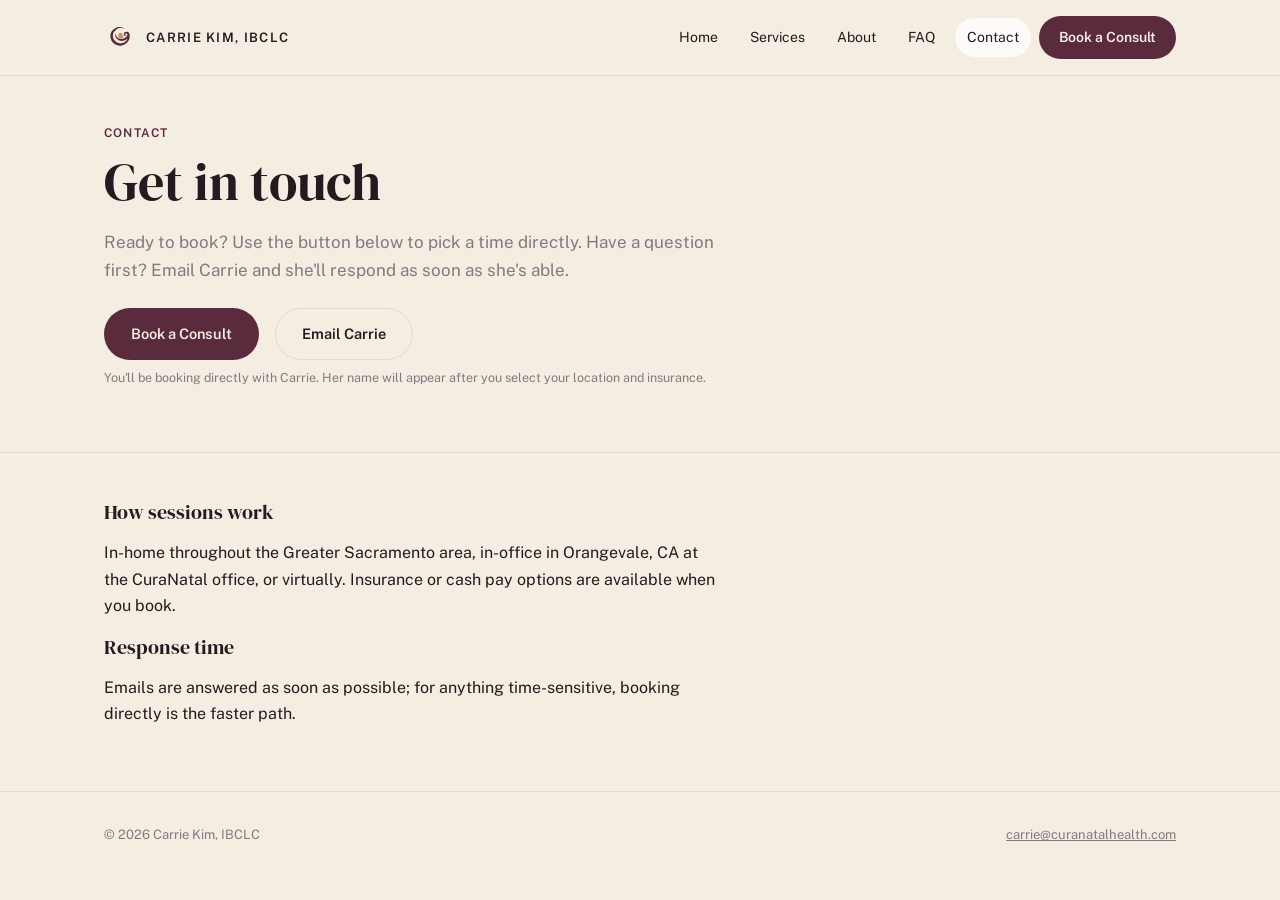
<file: contact.html>
<!doctype html>
<html lang="en">
<head>
<meta charset="utf-8">
<meta name="viewport" content="width=device-width, initial-scale=1">
<title>Contact Carrie Kim, IBCLC | Sacramento Lactation Consultant</title>
<meta name="description" content="Get in touch with Carrie Kim, IBCLC, or book a consult directly. Serving the Greater Sacramento area in-home, in-office in Orangevale, or virtually.">
<link rel="canonical" href="https://www.carriekimibclc.com/contact.html">
<meta property="og:type" content="website">
<meta property="og:title" content="Contact Carrie Kim, IBCLC">
<meta property="og:description" content="Get in touch or book a consult directly.">
<meta property="og:url" content="https://www.carriekimibclc.com/contact.html">
<link rel="icon" href="assets/img/mark-primary.svg" type="image/svg+xml">
<link rel="preconnect" href="https://fonts.googleapis.com">
<link rel="preconnect" href="https://fonts.gstatic.com" crossorigin>
<link href="https://fonts.googleapis.com/css2?family=DM+Serif+Display&family=Public+Sans:wght@400;500;600;700&display=swap" rel="stylesheet">
<link rel="stylesheet" href="assets/css/styles.css?v=15">
<script src="assets/js/analytics.js?v=1" defer></script>
<script type="application/ld+json">
{
  "@context": "https://schema.org",
  "@type": "BreadcrumbList",
  "itemListElement": [
    { "@type": "ListItem", "position": 1, "name": "Home", "item": "https://www.carriekimibclc.com/" },
    { "@type": "ListItem", "position": 2, "name": "Contact", "item": "https://www.carriekimibclc.com/contact.html" }
  ]
}
</script>
</head>
<body>
<a class="skip-link" href="#main">Skip to content</a>
<div id="scroll-sentinel" aria-hidden="true" style="position:absolute; top:0; left:0; width:1px; height:1px;"></div>

<header class="site">
  <div class="bar container">
    <a class="brand" href="index.html">
      <svg viewBox="0 0 429 344" xmlns="http://www.w3.org/2000/svg"><g transform="translate(0,344) scale(0.1,-0.1)"><path d="M1878 3182 c-61 -12 -78 -19 -78 -33 0 -28 -73 -43 -83 -16 -4 10 -6 10 -6 0 -1 -7 -12 -13 -26 -13 -81 0 -387 -215 -479 -335 -24 -31 -33 -36 -58 -33 -32 5 -78 -46 -78 -87 0 -11 -13 -32 -28 -46 -32 -30 -120 -202 -128 -251 -3 -18 -12 -51 -20 -73 -13 -40 -31 -168 -39 -275 -5 -70 8 -177 37 -304 15 -68 19 -101 11 -103 -15 -5 -4 -43 13 -43 9 0 14 -11 14 -29 0 -16 6 -31 15 -35 8 -3 15 -18 15 -33 1 -78 102 -226 258 -379 70 -68 132 -124 138 -124 6 0 21 -12 35 -26 115 -122 505 -255 754 -257 147 -1 275 17 275 39 0 7 12 16 28 19 157 33 317 100 455 192 118 78 257 213 257 250 0 13 18 48 40 77 22 29 40 57 40 62 0 5 12 21 28 35 15 15 36 44 47 65 11 22 26 45 32 52 7 7 13 22 13 32 0 10 4 21 9 25 13 7 58 147 70 215 5 31 13 68 16 83 6 21 4 27 -9 27 -18 0 -19 18 -7 112 4 31 2 115 -5 185 -19 211 -73 302 -224 376 -119 59 -333 39 -432 -39 -144 -113 -170 -283 -65 -420 53 -70 136 -101 219 -82 88 19 111 78 31 78 -46 0 -107 26 -125 54 -4 6 -8 34 -8 63 0 92 61 139 171 131 56 -4 65 -8 96 -42 35 -37 35 -39 31 -114 -12 -214 -242 -435 -558 -533 -109 -34 -321 -34 -430 0 -149 46 -334 160 -384 236 -9 14 -25 25 -36 25 -39 0 -110 150 -166 353 -20 73 -31 79 -50 26 -19 -51 -16 -134 6 -227 11 -46 20 -94 20 -107 0 -102 151 -299 297 -388 29 -18 53 -41 55 -52 2 -12 30 -34 83 -61 218 -116 483 -135 736 -53 100 32 279 117 336 160 106 79 126 36 38 -79 -62 -81 -202 -212 -227 -212 -21 0 -28 -5 -28 -20 0 -30 -173 -142 -214 -140 -48 3 -53 1 -58 -18 -5 -19 -99 -52 -147 -52 -12 0 -30 -4 -39 -9 -9 -5 -54 -12 -99 -15 -76 -7 -83 -6 -83 11 0 14 -2 15 -9 4 -7 -11 -25 -13 -83 -8 -111 10 -139 17 -148 41 -5 12 -9 15 -9 8 -2 -25 -75 -11 -79 15 -2 15 -14 26 -40 34 -20 6 -49 20 -64 30 -14 11 -36 19 -47 19 -12 0 -21 5 -21 10 0 6 -5 10 -10 10 -10 0 -21 7 -54 36 -7 7 -21 13 -31 15 -10 2 -23 13 -29 23 -6 11 -47 57 -90 103 -44 46 -86 97 -95 114 -8 17 -20 33 -28 36 -7 3 -20 30 -29 60 -9 30 -22 57 -29 59 -33 13 -101 248 -76 263 8 5 7 21 -5 61 -11 39 -14 69 -8 109 4 31 6 66 5 78 -1 12 5 50 13 83 9 34 16 70 16 81 0 10 4 19 9 19 5 0 12 21 16 47 8 52 50 143 71 156 8 4 14 13 14 20 0 26 181 221 255 275 28 20 52 40 53 44 2 5 10 8 18 8 9 0 14 11 14 28 0 35 22 46 210 110 l135 46 175 1 c170 0 178 -1 290 -34 63 -19 119 -38 124 -42 6 -5 19 -9 29 -9 10 0 32 -9 48 -21 28 -20 29 -20 29 -1 0 22 -30 52 -52 52 -9 0 -18 9 -21 19 -15 60 -359 171 -530 171 -38 0 -67 4 -67 10 0 14 -80 10 -172 -8z" fill="#5A2A3D"/><path d="M2145 2408 c-113 -41 -198 -165 -230 -333 -44 -228 -2 -304 205 -372 99 -33 294 -40 382 -14 62 18 88 78 88 204 -1 268 -270 579 -445 515z" fill="#C99A4B"/></g></svg>
      <span>Carrie Kim, IBCLC</span>
    </a>
    <button class="menu-toggle" aria-expanded="false" aria-label="Toggle navigation">Menu</button>
    <nav class="primary" aria-label="Primary">
      <a href="index.html">Home</a>
      <a href="services.html">Services</a>
      <a href="about.html">About</a>
      <a href="faq.html">FAQ</a>
      <a href="contact.html" aria-current="page">Contact</a>
      <a class="cta" href="https://curanatalhealth.intakeq.com/booking?practitionerId=67e3062f585aba0919bed7bb">Book a Consult</a>
    </nav>
  </div>
</header>

<main id="main">

  <section class="tight">
    <div class="container">
      <p class="eyebrow">Contact</p>
      <h1>Get in touch</h1>
      <p class="lede">Ready to book? Use the button below to pick a time directly. Have a question first? Email Carrie and she'll respond as soon as she's able.</p>
      <div class="actions" style="display:flex; gap:16px; flex-wrap:wrap; margin: 24px 0 8px;">
        <a class="btn btn-primary" href="https://curanatalhealth.intakeq.com/booking?practitionerId=67e3062f585aba0919bed7bb">Book a Consult</a>
        <a class="btn btn-secondary" href="mailto:carrie@curanatalhealth.com">Email Carrie</a>
      </div>
      <p class="book-reassurance">You'll be booking directly with Carrie. Her name will appear after you select your location and insurance.</p>
    </div>
  </section>

  <section class="tight">
    <div class="container">
      <h3>How sessions work</h3>
      <p>In-home throughout the Greater Sacramento area, in-office in Orangevale, CA at the CuraNatal office, or virtually. Insurance or cash pay options are available when you book.</p>
      <h3>Response time</h3>
      <p>Emails are answered as soon as possible; for anything time-sensitive, booking directly is the faster path.</p>
    </div>
  </section>

</main>

<footer class="site">
  <div class="container bar">
    <span>&copy; <span id="year"></span> Carrie Kim, IBCLC</span>
    <span><a href="mailto:carrie@curanatalhealth.com">carrie@curanatalhealth.com</a></span>
  </div>
</footer>

<script>document.getElementById('year').textContent = new Date().getFullYear();</script>
<script src="assets/js/main.js?v=13"></script>
</body>
</html>
</file>
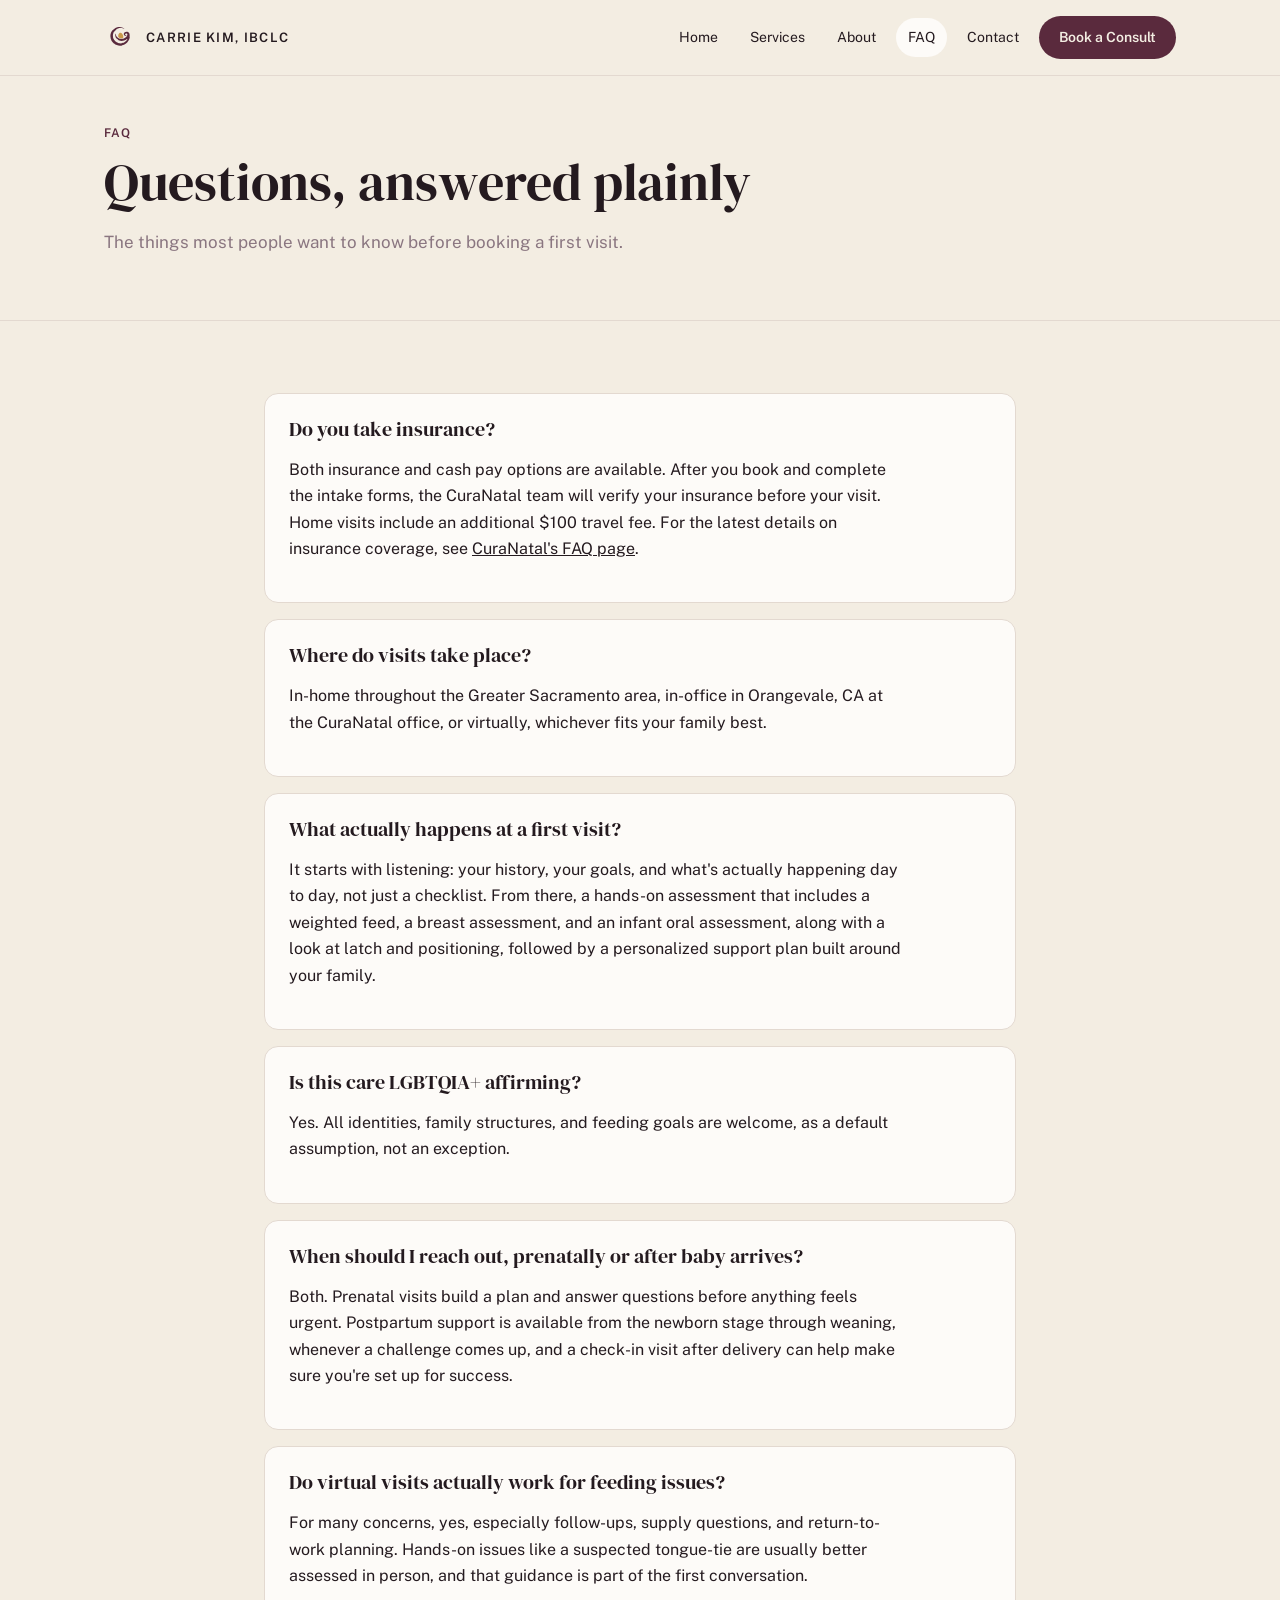
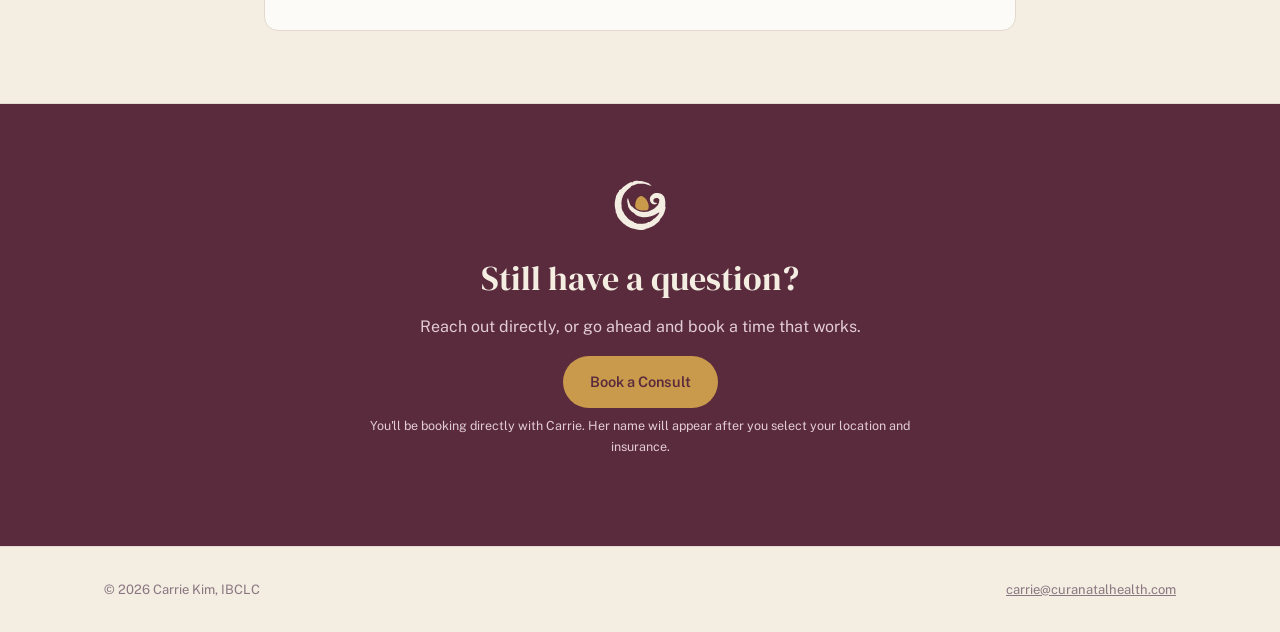
<file: faq.html>
<!doctype html>
<html lang="en">
<head>
<meta charset="utf-8">
<meta name="viewport" content="width=device-width, initial-scale=1">
<title>FAQ | Carrie Kim, IBCLC, Sacramento Lactation Consultant</title>
<meta name="description" content="Insurance and cash pay, in-home vs. virtual visits, and what to expect at your first visit. Answers for Greater Sacramento families considering lactation support.">
<link rel="canonical" href="https://www.carriekimibclc.com/faq.html">
<meta property="og:type" content="website">
<meta property="og:title" content="FAQ | Carrie Kim, IBCLC">
<meta property="og:description" content="Insurance, session formats, and what to expect from lactation support in Greater Sacramento.">
<meta property="og:url" content="https://www.carriekimibclc.com/faq.html">
<link rel="icon" href="assets/img/mark-primary.svg" type="image/svg+xml">
<link rel="preconnect" href="https://fonts.googleapis.com">
<link rel="preconnect" href="https://fonts.gstatic.com" crossorigin>
<link href="https://fonts.googleapis.com/css2?family=DM+Serif+Display&family=Public+Sans:wght@400;500;600;700&display=swap" rel="stylesheet">
<link rel="stylesheet" href="assets/css/styles.css?v=15">
<script src="assets/js/analytics.js?v=1" defer></script>
<script type="application/ld+json">
{
  "@context": "https://schema.org",
  "@type": "BreadcrumbList",
  "itemListElement": [
    { "@type": "ListItem", "position": 1, "name": "Home", "item": "https://www.carriekimibclc.com/" },
    { "@type": "ListItem", "position": 2, "name": "FAQ", "item": "https://www.carriekimibclc.com/faq.html" }
  ]
}
</script>
<script type="application/ld+json">
{
  "@context": "https://schema.org",
  "@type": "FAQPage",
  "mainEntity": [
    {
      "@type": "Question", "name": "Do you take insurance?",
      "acceptedAnswer": { "@type": "Answer", "text": "Both insurance and cash pay options are available. After you book and complete the intake forms, the CuraNatal team will verify your insurance before your visit. Home visits include an additional $100 travel fee. For the latest details on insurance coverage, see CuraNatal's FAQ page at curanatalhealth.com/faq-1." }
    },
    {
      "@type": "Question", "name": "Where do visits take place?",
      "acceptedAnswer": { "@type": "Answer", "text": "In-home throughout the Greater Sacramento area, in-office in Orangevale, CA at the CuraNatal office, or virtually, whichever fits your family best." }
    },
    {
      "@type": "Question", "name": "What actually happens at a first visit?",
      "acceptedAnswer": { "@type": "Answer", "text": "It starts with listening: your history, your goals, and what's actually happening day to day, not just a checklist. From there, a hands-on assessment that includes a weighted feed, a breast assessment, and an infant oral assessment, along with a look at latch and positioning, followed by a personalized support plan built around your family." }
    },
    {
      "@type": "Question", "name": "Is this care LGBTQIA+ affirming?",
      "acceptedAnswer": { "@type": "Answer", "text": "Yes. All identities, family structures, and feeding goals are welcome, as a default assumption, not an exception." }
    },
    {
      "@type": "Question", "name": "When should I reach out, prenatally or after baby arrives?",
      "acceptedAnswer": { "@type": "Answer", "text": "Both. Prenatal visits build a plan and answer questions before anything feels urgent. Postpartum support is available from the newborn stage through weaning, whenever a challenge comes up, and a check-in visit after delivery can help make sure you're set up for success." }
    },
    {
      "@type": "Question", "name": "Do virtual visits actually work for feeding issues?",
      "acceptedAnswer": { "@type": "Answer", "text": "For many concerns, yes, especially follow-ups, supply questions, and return-to-work planning. Hands-on issues like a suspected tongue-tie are usually better assessed in person, and that guidance is part of the first conversation." }
    }
  ]
}
</script>
</head>
<body>
<a class="skip-link" href="#main">Skip to content</a>
<div id="scroll-sentinel" aria-hidden="true" style="position:absolute; top:0; left:0; width:1px; height:1px;"></div>

<header class="site">
  <div class="bar container">
    <a class="brand" href="index.html">
      <svg viewBox="0 0 429 344" xmlns="http://www.w3.org/2000/svg"><g transform="translate(0,344) scale(0.1,-0.1)"><path d="M1878 3182 c-61 -12 -78 -19 -78 -33 0 -28 -73 -43 -83 -16 -4 10 -6 10 -6 0 -1 -7 -12 -13 -26 -13 -81 0 -387 -215 -479 -335 -24 -31 -33 -36 -58 -33 -32 5 -78 -46 -78 -87 0 -11 -13 -32 -28 -46 -32 -30 -120 -202 -128 -251 -3 -18 -12 -51 -20 -73 -13 -40 -31 -168 -39 -275 -5 -70 8 -177 37 -304 15 -68 19 -101 11 -103 -15 -5 -4 -43 13 -43 9 0 14 -11 14 -29 0 -16 6 -31 15 -35 8 -3 15 -18 15 -33 1 -78 102 -226 258 -379 70 -68 132 -124 138 -124 6 0 21 -12 35 -26 115 -122 505 -255 754 -257 147 -1 275 17 275 39 0 7 12 16 28 19 157 33 317 100 455 192 118 78 257 213 257 250 0 13 18 48 40 77 22 29 40 57 40 62 0 5 12 21 28 35 15 15 36 44 47 65 11 22 26 45 32 52 7 7 13 22 13 32 0 10 4 21 9 25 13 7 58 147 70 215 5 31 13 68 16 83 6 21 4 27 -9 27 -18 0 -19 18 -7 112 4 31 2 115 -5 185 -19 211 -73 302 -224 376 -119 59 -333 39 -432 -39 -144 -113 -170 -283 -65 -420 53 -70 136 -101 219 -82 88 19 111 78 31 78 -46 0 -107 26 -125 54 -4 6 -8 34 -8 63 0 92 61 139 171 131 56 -4 65 -8 96 -42 35 -37 35 -39 31 -114 -12 -214 -242 -435 -558 -533 -109 -34 -321 -34 -430 0 -149 46 -334 160 -384 236 -9 14 -25 25 -36 25 -39 0 -110 150 -166 353 -20 73 -31 79 -50 26 -19 -51 -16 -134 6 -227 11 -46 20 -94 20 -107 0 -102 151 -299 297 -388 29 -18 53 -41 55 -52 2 -12 30 -34 83 -61 218 -116 483 -135 736 -53 100 32 279 117 336 160 106 79 126 36 38 -79 -62 -81 -202 -212 -227 -212 -21 0 -28 -5 -28 -20 0 -30 -173 -142 -214 -140 -48 3 -53 1 -58 -18 -5 -19 -99 -52 -147 -52 -12 0 -30 -4 -39 -9 -9 -5 -54 -12 -99 -15 -76 -7 -83 -6 -83 11 0 14 -2 15 -9 4 -7 -11 -25 -13 -83 -8 -111 10 -139 17 -148 41 -5 12 -9 15 -9 8 -2 -25 -75 -11 -79 15 -2 15 -14 26 -40 34 -20 6 -49 20 -64 30 -14 11 -36 19 -47 19 -12 0 -21 5 -21 10 0 6 -5 10 -10 10 -10 0 -21 7 -54 36 -7 7 -21 13 -31 15 -10 2 -23 13 -29 23 -6 11 -47 57 -90 103 -44 46 -86 97 -95 114 -8 17 -20 33 -28 36 -7 3 -20 30 -29 60 -9 30 -22 57 -29 59 -33 13 -101 248 -76 263 8 5 7 21 -5 61 -11 39 -14 69 -8 109 4 31 6 66 5 78 -1 12 5 50 13 83 9 34 16 70 16 81 0 10 4 19 9 19 5 0 12 21 16 47 8 52 50 143 71 156 8 4 14 13 14 20 0 26 181 221 255 275 28 20 52 40 53 44 2 5 10 8 18 8 9 0 14 11 14 28 0 35 22 46 210 110 l135 46 175 1 c170 0 178 -1 290 -34 63 -19 119 -38 124 -42 6 -5 19 -9 29 -9 10 0 32 -9 48 -21 28 -20 29 -20 29 -1 0 22 -30 52 -52 52 -9 0 -18 9 -21 19 -15 60 -359 171 -530 171 -38 0 -67 4 -67 10 0 14 -80 10 -172 -8z" fill="#5A2A3D"/><path d="M2145 2408 c-113 -41 -198 -165 -230 -333 -44 -228 -2 -304 205 -372 99 -33 294 -40 382 -14 62 18 88 78 88 204 -1 268 -270 579 -445 515z" fill="#C99A4B"/></g></svg>
      <span>Carrie Kim, IBCLC</span>
    </a>
    <button class="menu-toggle" aria-expanded="false" aria-label="Toggle navigation">Menu</button>
    <nav class="primary" aria-label="Primary">
      <a href="index.html">Home</a>
      <a href="services.html">Services</a>
      <a href="about.html">About</a>
      <a href="faq.html" aria-current="page">FAQ</a>
      <a href="contact.html">Contact</a>
      <a class="cta" href="https://curanatalhealth.intakeq.com/booking?practitionerId=67e3062f585aba0919bed7bb">Book a Consult</a>
    </nav>
  </div>
</header>

<main id="main">

  <section class="tight">
    <div class="container">
      <p class="eyebrow">FAQ</p>
      <h1>Questions, answered plainly</h1>
      <p class="lede">The things most people want to know before booking a first visit.</p>
    </div>
  </section>

  <section>
    <div class="container" style="max-width: 800px;">

      <div class="card" style="margin-bottom:16px;">
        <h3>Do you take insurance?</h3>
        <p>Both insurance and cash pay options are available. After you book and complete the intake forms, the CuraNatal team will verify your insurance before your visit. Home visits include an additional $100 travel fee. For the latest details on insurance coverage, see <a href="https://curanatalhealth.com/faq-1">CuraNatal's FAQ page</a>.</p>
      </div>

      <div class="card" style="margin-bottom:16px;">
        <h3>Where do visits take place?</h3>
        <p>In-home throughout the Greater Sacramento area, in-office in Orangevale, CA at the CuraNatal office, or virtually, whichever fits your family best.</p>
      </div>

      <div class="card" style="margin-bottom:16px;">
        <h3>What actually happens at a first visit?</h3>
        <p>It starts with listening: your history, your goals, and what's actually happening day to day, not just a checklist. From there, a hands-on assessment that includes a weighted feed, a breast assessment, and an infant oral assessment, along with a look at latch and positioning, followed by a personalized support plan built around your family.</p>
      </div>

      <div class="card" style="margin-bottom:16px;">
        <h3>Is this care LGBTQIA+ affirming?</h3>
        <p>Yes. All identities, family structures, and feeding goals are welcome, as a default assumption, not an exception.</p>
      </div>

      <div class="card" style="margin-bottom:16px;">
        <h3>When should I reach out, prenatally or after baby arrives?</h3>
        <p>Both. Prenatal visits build a plan and answer questions before anything feels urgent. Postpartum support is available from the newborn stage through weaning, whenever a challenge comes up, and a check-in visit after delivery can help make sure you're set up for success.</p>
      </div>

      <div class="card">
        <h3>Do virtual visits actually work for feeding issues?</h3>
        <p>For many concerns, yes, especially follow-ups, supply questions, and return-to-work planning. Hands-on issues like a suspected tongue-tie are usually better assessed in person, and that guidance is part of the first conversation.</p>
      </div>

    </div>
  </section>

  <section class="band-dark">
    <div class="container center" style="max-width: 640px;">
      <svg class="band-mark" viewBox="0 0 429 344" xmlns="http://www.w3.org/2000/svg" aria-hidden="true"><g transform="translate(0,344) scale(0.1,-0.1)"><path d="M1878 3182 c-61 -12 -78 -19 -78 -33 0 -28 -73 -43 -83 -16 -4 10 -6 10 -6 0 -1 -7 -12 -13 -26 -13 -81 0 -387 -215 -479 -335 -24 -31 -33 -36 -58 -33 -32 5 -78 -46 -78 -87 0 -11 -13 -32 -28 -46 -32 -30 -120 -202 -128 -251 -3 -18 -12 -51 -20 -73 -13 -40 -31 -168 -39 -275 -5 -70 8 -177 37 -304 15 -68 19 -101 11 -103 -15 -5 -4 -43 13 -43 9 0 14 -11 14 -29 0 -16 6 -31 15 -35 8 -3 15 -18 15 -33 1 -78 102 -226 258 -379 70 -68 132 -124 138 -124 6 0 21 -12 35 -26 115 -122 505 -255 754 -257 147 -1 275 17 275 39 0 7 12 16 28 19 157 33 317 100 455 192 118 78 257 213 257 250 0 13 18 48 40 77 22 29 40 57 40 62 0 5 12 21 28 35 15 15 36 44 47 65 11 22 26 45 32 52 7 7 13 22 13 32 0 10 4 21 9 25 13 7 58 147 70 215 5 31 13 68 16 83 6 21 4 27 -9 27 -18 0 -19 18 -7 112 4 31 2 115 -5 185 -19 211 -73 302 -224 376 -119 59 -333 39 -432 -39 -144 -113 -170 -283 -65 -420 53 -70 136 -101 219 -82 88 19 111 78 31 78 -46 0 -107 26 -125 54 -4 6 -8 34 -8 63 0 92 61 139 171 131 56 -4 65 -8 96 -42 35 -37 35 -39 31 -114 -12 -214 -242 -435 -558 -533 -109 -34 -321 -34 -430 0 -149 46 -334 160 -384 236 -9 14 -25 25 -36 25 -39 0 -110 150 -166 353 -20 73 -31 79 -50 26 -19 -51 -16 -134 6 -227 11 -46 20 -94 20 -107 0 -102 151 -299 297 -388 29 -18 53 -41 55 -52 2 -12 30 -34 83 -61 218 -116 483 -135 736 -53 100 32 279 117 336 160 106 79 126 36 38 -79 -62 -81 -202 -212 -227 -212 -21 0 -28 -5 -28 -20 0 -30 -173 -142 -214 -140 -48 3 -53 1 -58 -18 -5 -19 -99 -52 -147 -52 -12 0 -30 -4 -39 -9 -9 -5 -54 -12 -99 -15 -76 -7 -83 -6 -83 11 0 14 -2 15 -9 4 -7 -11 -25 -13 -83 -8 -111 10 -139 17 -148 41 -5 12 -9 15 -9 8 -2 -25 -75 -11 -79 15 -2 15 -14 26 -40 34 -20 6 -49 20 -64 30 -14 11 -36 19 -47 19 -12 0 -21 5 -21 10 0 6 -5 10 -10 10 -10 0 -21 7 -54 36 -7 7 -21 13 -31 15 -10 2 -23 13 -29 23 -6 11 -47 57 -90 103 -44 46 -86 97 -95 114 -8 17 -20 33 -28 36 -7 3 -20 30 -29 60 -9 30 -22 57 -29 59 -33 13 -101 248 -76 263 8 5 7 21 -5 61 -11 39 -14 69 -8 109 4 31 6 66 5 78 -1 12 5 50 13 83 9 34 16 70 16 81 0 10 4 19 9 19 5 0 12 21 16 47 8 52 50 143 71 156 8 4 14 13 14 20 0 26 181 221 255 275 28 20 52 40 53 44 2 5 10 8 18 8 9 0 14 11 14 28 0 35 22 46 210 110 l135 46 175 1 c170 0 178 -1 290 -34 63 -19 119 -38 124 -42 6 -5 19 -9 29 -9 10 0 32 -9 48 -21 28 -20 29 -20 29 -1 0 22 -30 52 -52 52 -9 0 -18 9 -21 19 -15 60 -359 171 -530 171 -38 0 -67 4 -67 10 0 14 -80 10 -172 -8z" fill="#F3EDE2"/><path d="M2145 2408 c-113 -41 -198 -165 -230 -333 -44 -228 -2 -304 205 -372 99 -33 294 -40 382 -14 62 18 88 78 88 204 -1 268 -270 579 -445 515z" fill="#C99A4B"/></g></svg>
      <h2>Still have a question?</h2>
      <p class="muted-on-dark">Reach out directly, or go ahead and book a time that works.</p>
      <a class="btn btn-on-dark" href="https://curanatalhealth.intakeq.com/booking?practitionerId=67e3062f585aba0919bed7bb">Book a Consult</a>
      <p class="book-reassurance">You'll be booking directly with Carrie. Her name will appear after you select your location and insurance.</p>
    </div>
  </section>

</main>

<footer class="site">
  <div class="container bar">
    <span>&copy; <span id="year"></span> Carrie Kim, IBCLC</span>
    <span><a href="mailto:carrie@curanatalhealth.com">carrie@curanatalhealth.com</a></span>
  </div>
</footer>

<script>document.getElementById('year').textContent = new Date().getFullYear();</script>
<script src="assets/js/main.js?v=14"></script>
</body>
</html>
</file>
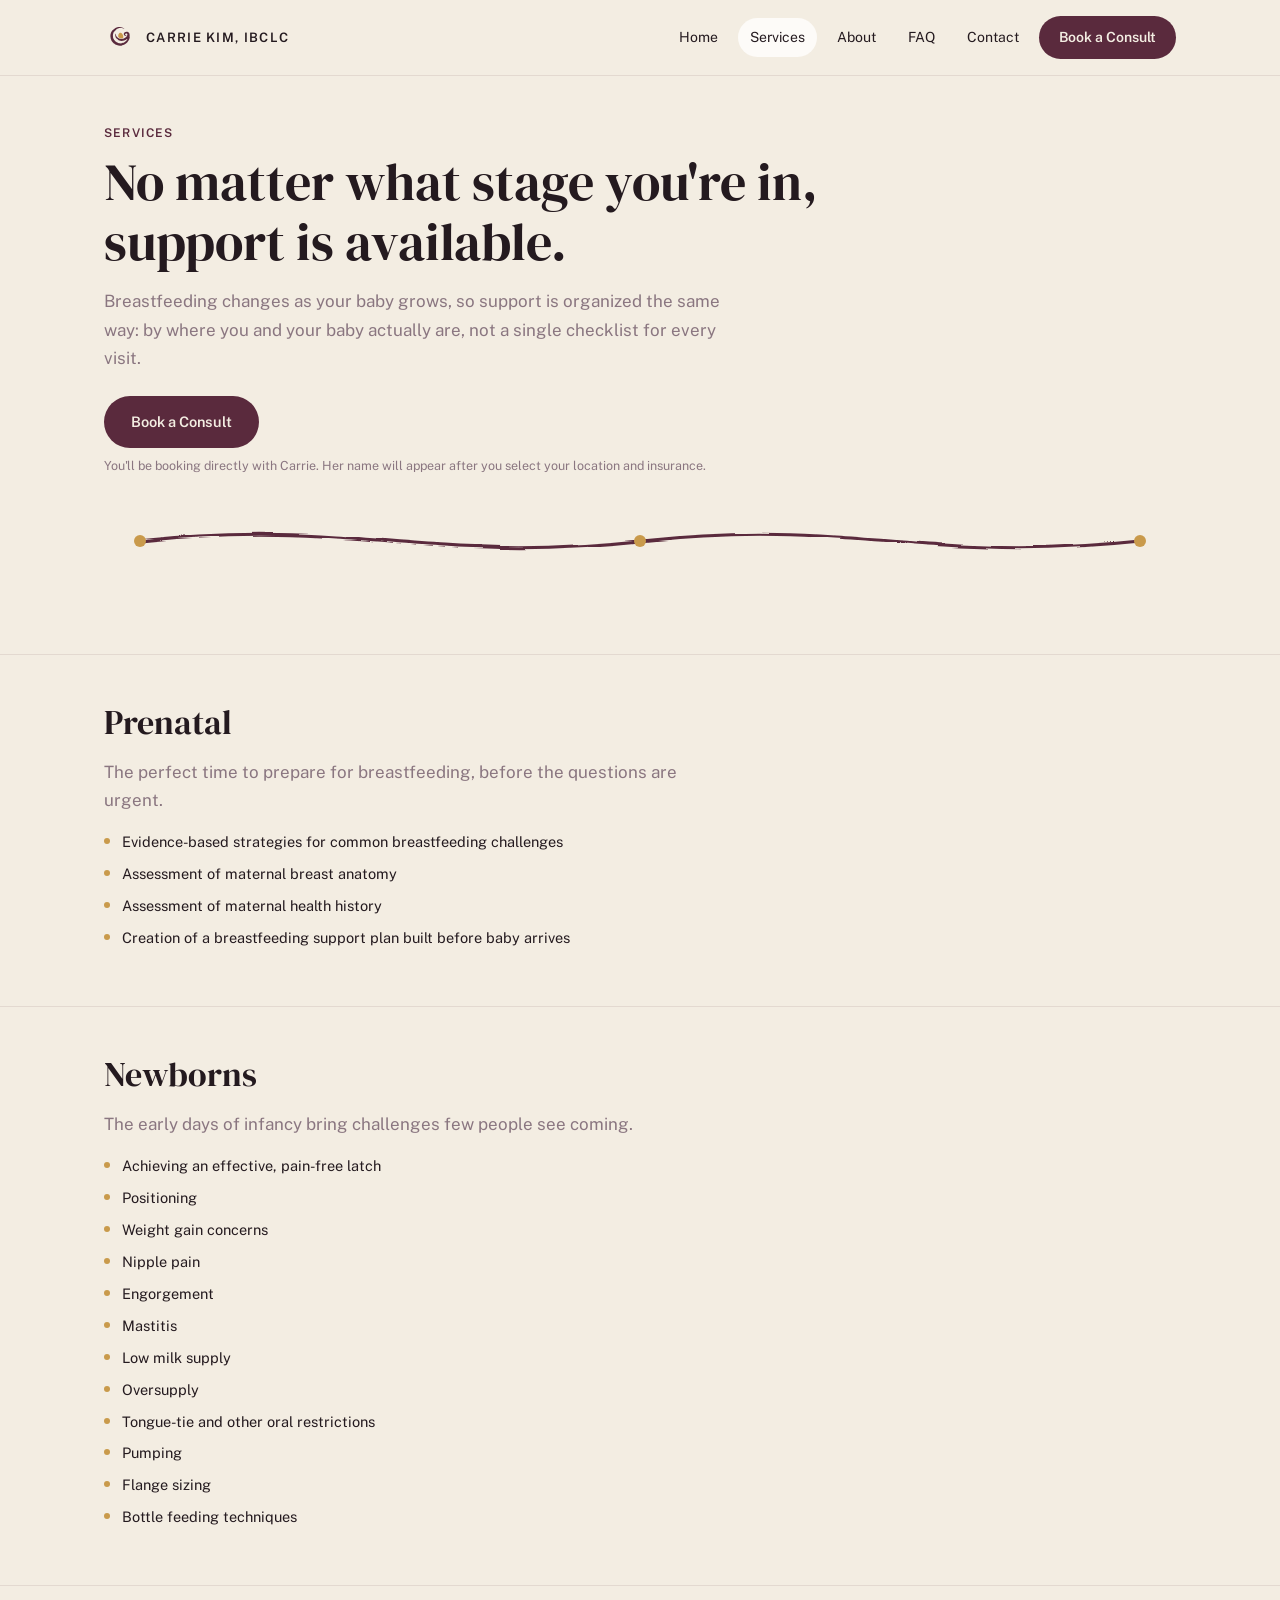
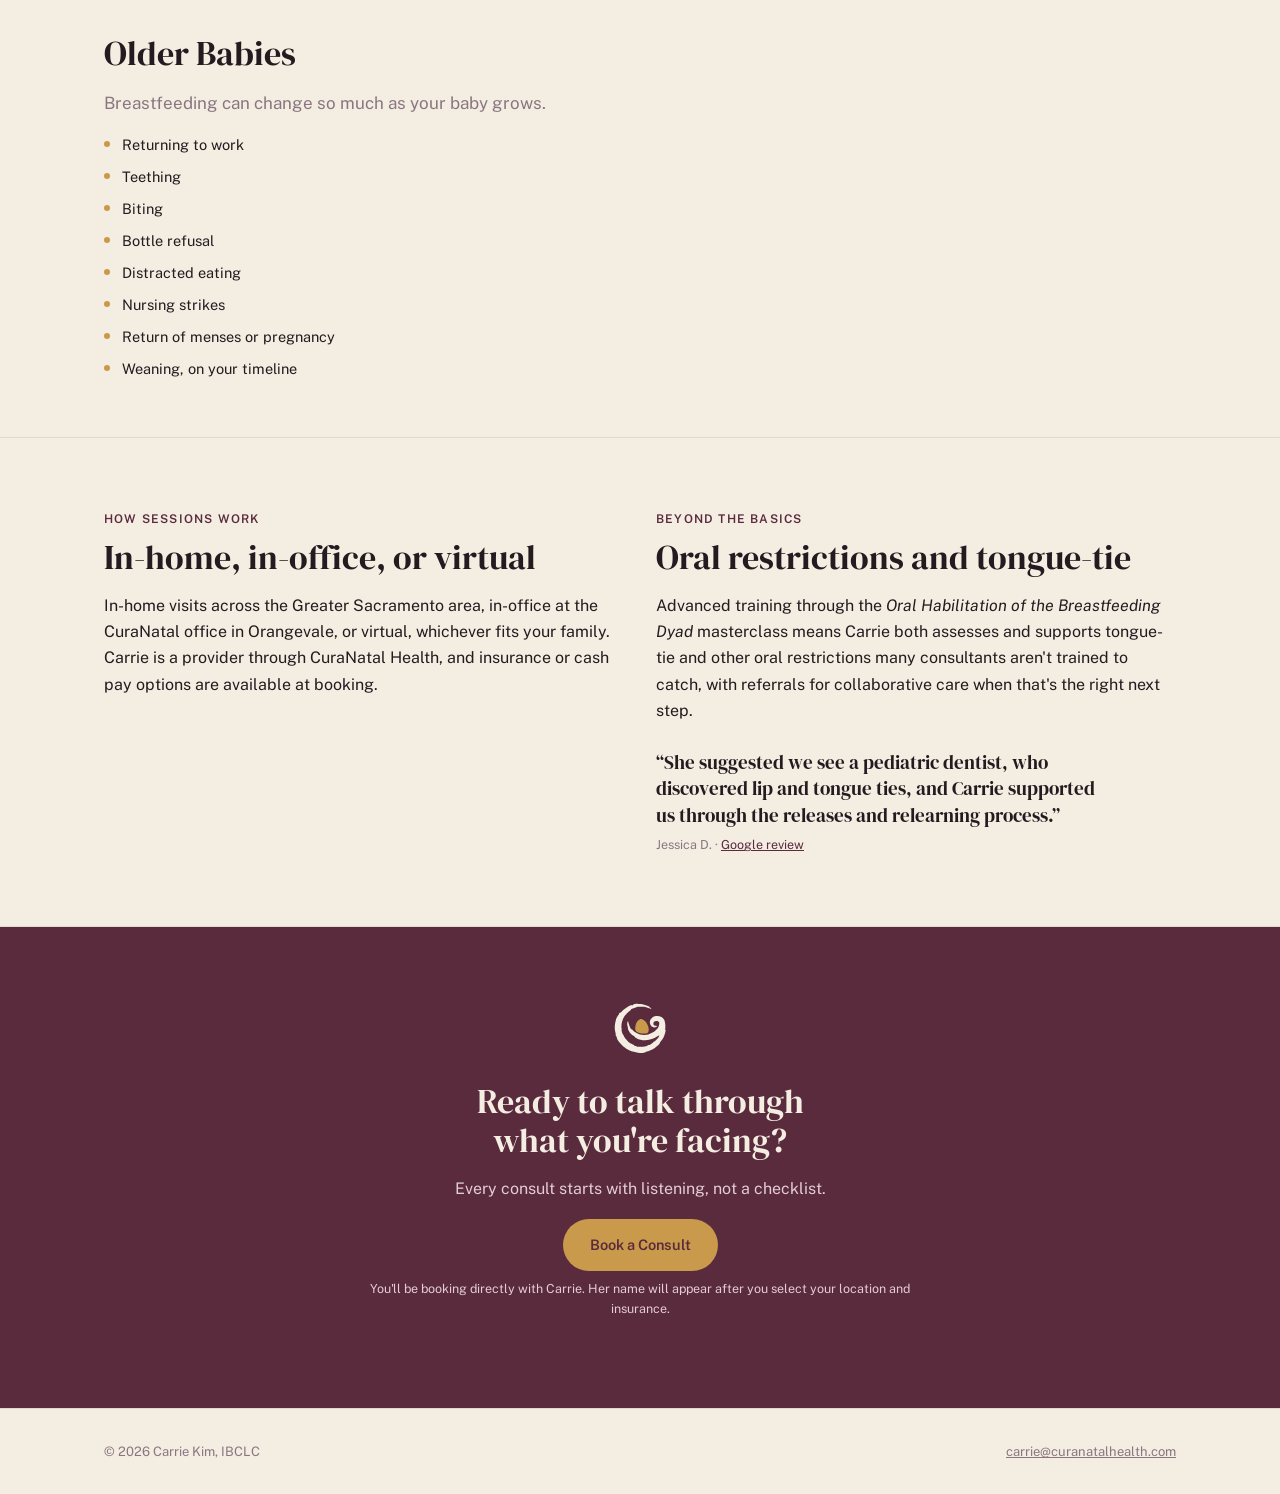
<file: services.html>
<!doctype html>
<html lang="en">
<head>
<meta charset="utf-8">
<meta name="viewport" content="width=device-width, initial-scale=1">
<title>Lactation Consultant Services in Sacramento | Carrie Kim, IBCLC</title>
<meta name="description" content="Prenatal breastfeeding education, newborn latch and tongue-tie support, and older-baby feeding challenges. Evidence-based IBCLC care across Greater Sacramento.">
<link rel="canonical" href="https://www.carriekimibclc.com/services.html">
<meta property="og:type" content="website">
<meta property="og:title" content="Lactation Consultant Services | Carrie Kim, IBCLC">
<meta property="og:description" content="Prenatal, newborn, and older-baby breastfeeding support from an IBCLC serving Greater Sacramento.">
<meta property="og:url" content="https://www.carriekimibclc.com/services.html">
<link rel="icon" href="assets/img/mark-primary.svg" type="image/svg+xml">
<link rel="preconnect" href="https://fonts.googleapis.com">
<link rel="preconnect" href="https://fonts.gstatic.com" crossorigin>
<link href="https://fonts.googleapis.com/css2?family=DM+Serif+Display&family=Public+Sans:wght@400;500;600;700&display=swap" rel="stylesheet">
<link rel="stylesheet" href="assets/css/styles.css?v=15">
<script src="assets/js/analytics.js?v=1" defer></script>
<script type="application/ld+json">
{
  "@context": "https://schema.org",
  "@type": "BreadcrumbList",
  "itemListElement": [
    { "@type": "ListItem", "position": 1, "name": "Home", "item": "https://www.carriekimibclc.com/" },
    { "@type": "ListItem", "position": 2, "name": "Services", "item": "https://www.carriekimibclc.com/services.html" }
  ]
}
</script>
<script type="application/ld+json">
{
  "@context": "https://schema.org",
  "@type": "ItemList",
  "itemListElement": [
    { "@type": "Service", "position": 1, "name": "Prenatal Breastfeeding Education", "areaServed": "Greater Sacramento, CA", "provider": { "@type": "Person", "name": "Carrie Kim, IBCLC" } },
    { "@type": "Service", "position": 2, "name": "Newborn Latch, Tongue-Tie, and Supply Support", "areaServed": "Greater Sacramento, CA", "provider": { "@type": "Person", "name": "Carrie Kim, IBCLC" } },
    { "@type": "Service", "position": 3, "name": "Older Baby Feeding Support and Return to Work", "areaServed": "Greater Sacramento, CA", "provider": { "@type": "Person", "name": "Carrie Kim, IBCLC" } }
  ]
}
</script>
</head>
<body>
<a class="skip-link" href="#main">Skip to content</a>
<div id="scroll-sentinel" aria-hidden="true" style="position:absolute; top:0; left:0; width:1px; height:1px;"></div>

<header class="site">
  <div class="bar container">
    <a class="brand" href="index.html">
      <svg viewBox="0 0 429 344" xmlns="http://www.w3.org/2000/svg"><g transform="translate(0,344) scale(0.1,-0.1)"><path d="M1878 3182 c-61 -12 -78 -19 -78 -33 0 -28 -73 -43 -83 -16 -4 10 -6 10 -6 0 -1 -7 -12 -13 -26 -13 -81 0 -387 -215 -479 -335 -24 -31 -33 -36 -58 -33 -32 5 -78 -46 -78 -87 0 -11 -13 -32 -28 -46 -32 -30 -120 -202 -128 -251 -3 -18 -12 -51 -20 -73 -13 -40 -31 -168 -39 -275 -5 -70 8 -177 37 -304 15 -68 19 -101 11 -103 -15 -5 -4 -43 13 -43 9 0 14 -11 14 -29 0 -16 6 -31 15 -35 8 -3 15 -18 15 -33 1 -78 102 -226 258 -379 70 -68 132 -124 138 -124 6 0 21 -12 35 -26 115 -122 505 -255 754 -257 147 -1 275 17 275 39 0 7 12 16 28 19 157 33 317 100 455 192 118 78 257 213 257 250 0 13 18 48 40 77 22 29 40 57 40 62 0 5 12 21 28 35 15 15 36 44 47 65 11 22 26 45 32 52 7 7 13 22 13 32 0 10 4 21 9 25 13 7 58 147 70 215 5 31 13 68 16 83 6 21 4 27 -9 27 -18 0 -19 18 -7 112 4 31 2 115 -5 185 -19 211 -73 302 -224 376 -119 59 -333 39 -432 -39 -144 -113 -170 -283 -65 -420 53 -70 136 -101 219 -82 88 19 111 78 31 78 -46 0 -107 26 -125 54 -4 6 -8 34 -8 63 0 92 61 139 171 131 56 -4 65 -8 96 -42 35 -37 35 -39 31 -114 -12 -214 -242 -435 -558 -533 -109 -34 -321 -34 -430 0 -149 46 -334 160 -384 236 -9 14 -25 25 -36 25 -39 0 -110 150 -166 353 -20 73 -31 79 -50 26 -19 -51 -16 -134 6 -227 11 -46 20 -94 20 -107 0 -102 151 -299 297 -388 29 -18 53 -41 55 -52 2 -12 30 -34 83 -61 218 -116 483 -135 736 -53 100 32 279 117 336 160 106 79 126 36 38 -79 -62 -81 -202 -212 -227 -212 -21 0 -28 -5 -28 -20 0 -30 -173 -142 -214 -140 -48 3 -53 1 -58 -18 -5 -19 -99 -52 -147 -52 -12 0 -30 -4 -39 -9 -9 -5 -54 -12 -99 -15 -76 -7 -83 -6 -83 11 0 14 -2 15 -9 4 -7 -11 -25 -13 -83 -8 -111 10 -139 17 -148 41 -5 12 -9 15 -9 8 -2 -25 -75 -11 -79 15 -2 15 -14 26 -40 34 -20 6 -49 20 -64 30 -14 11 -36 19 -47 19 -12 0 -21 5 -21 10 0 6 -5 10 -10 10 -10 0 -21 7 -54 36 -7 7 -21 13 -31 15 -10 2 -23 13 -29 23 -6 11 -47 57 -90 103 -44 46 -86 97 -95 114 -8 17 -20 33 -28 36 -7 3 -20 30 -29 60 -9 30 -22 57 -29 59 -33 13 -101 248 -76 263 8 5 7 21 -5 61 -11 39 -14 69 -8 109 4 31 6 66 5 78 -1 12 5 50 13 83 9 34 16 70 16 81 0 10 4 19 9 19 5 0 12 21 16 47 8 52 50 143 71 156 8 4 14 13 14 20 0 26 181 221 255 275 28 20 52 40 53 44 2 5 10 8 18 8 9 0 14 11 14 28 0 35 22 46 210 110 l135 46 175 1 c170 0 178 -1 290 -34 63 -19 119 -38 124 -42 6 -5 19 -9 29 -9 10 0 32 -9 48 -21 28 -20 29 -20 29 -1 0 22 -30 52 -52 52 -9 0 -18 9 -21 19 -15 60 -359 171 -530 171 -38 0 -67 4 -67 10 0 14 -80 10 -172 -8z" fill="#5A2A3D"/><path d="M2145 2408 c-113 -41 -198 -165 -230 -333 -44 -228 -2 -304 205 -372 99 -33 294 -40 382 -14 62 18 88 78 88 204 -1 268 -270 579 -445 515z" fill="#C99A4B"/></g></svg>
      <span>Carrie Kim, IBCLC</span>
    </a>
    <button class="menu-toggle" aria-expanded="false" aria-label="Toggle navigation">Menu</button>
    <nav class="primary" aria-label="Primary">
      <a href="index.html">Home</a>
      <a href="services.html" aria-current="page">Services</a>
      <a href="about.html">About</a>
      <a href="faq.html">FAQ</a>
      <a href="contact.html">Contact</a>
      <a class="cta" href="https://curanatalhealth.intakeq.com/booking?practitionerId=67e3062f585aba0919bed7bb">Book a Consult</a>
    </nav>
  </div>
</header>

<main id="main">

  <section class="tight">
    <div class="container">
      <p class="eyebrow">Services</p>
      <h1>No matter what stage you're in,<br>support is available.</h1>
      <p class="lede">Breastfeeding changes as your baby grows, so support is organized the same way: by where you and your baby actually are, not a single checklist for every visit.</p>
      <div class="actions" style="margin-top: var(--space-3);">
        <a class="btn btn-primary" href="https://curanatalhealth.intakeq.com/booking?practitionerId=67e3062f585aba0919bed7bb">Book a Consult</a>
      </div>
      <p class="book-reassurance">You'll be booking directly with Carrie. Her name will appear after you select your location and insurance.</p>

      <div class="thread-wrap" style="margin-top: var(--space-5);">
        <svg class="thread-line" viewBox="0 0 600 34" preserveAspectRatio="none" xmlns="http://www.w3.org/2000/svg" aria-hidden="true">
          <defs>
            <filter id="thread-rough-services" x="-20%" y="-150%" width="140%" height="400%">
              <feTurbulence type="fractalNoise" baseFrequency="0.02 0.12" numOctaves="2" seed="11" result="n"/>
              <feDisplacementMap in="SourceGraphic" in2="n" scale="5" xChannelSelector="R" yChannelSelector="G"/>
            </filter>
          </defs>
          <path class="js-thread-draw" d="M20,17 C140,-6 180,40 300,17 C420,-6 460,40 580,17" filter="url(#thread-rough-services)"/>
        </svg>
        <span class="thread-node" style="left:3.33%"></span>
        <span class="thread-node" style="left:50%"></span>
        <span class="thread-node" style="left:96.67%"></span>
      </div>
    </div>
  </section>

  <section class="tight" id="prenatal">
    <div class="container">
      <h2>Prenatal</h2>
      <p class="lede">The perfect time to prepare for breastfeeding, before the questions are urgent.</p>
      <ul class="plain">
        <li>Evidence-based strategies for common breastfeeding challenges</li>
        <li>Assessment of maternal breast anatomy</li>
        <li>Assessment of maternal health history</li>
        <li>Creation of a breastfeeding support plan built before baby arrives</li>
      </ul>
    </div>
  </section>

  <section class="tight" id="newborns">
    <div class="container">
      <h2>Newborns</h2>
      <p class="lede">The early days of infancy bring challenges few people see coming.</p>
      <ul class="plain">
        <li>Achieving an effective, pain-free latch</li>
        <li>Positioning</li>
        <li>Weight gain concerns</li>
        <li>Nipple pain</li>
        <li>Engorgement</li>
        <li>Mastitis</li>
        <li>Low milk supply</li>
        <li>Oversupply</li>
        <li>Tongue-tie and other oral restrictions</li>
        <li>Pumping</li>
        <li>Flange sizing</li>
        <li>Bottle feeding techniques</li>
      </ul>
    </div>
  </section>

  <section class="tight" id="older-babies">
    <div class="container">
      <h2>Older Babies</h2>
      <p class="lede">Breastfeeding can change so much as your baby grows.</p>
      <ul class="plain">
        <li>Returning to work</li>
        <li>Teething</li>
        <li>Biting</li>
        <li>Bottle refusal</li>
        <li>Distracted eating</li>
        <li>Nursing strikes</li>
        <li>Return of menses or pregnancy</li>
        <li>Weaning, on your timeline</li>
      </ul>
    </div>
  </section>

  <section>
    <div class="container grid-2">
      <div>
        <p class="eyebrow">How sessions work</p>
        <h2>In-home, in-office, or virtual</h2>
        <p>In-home visits across the Greater Sacramento area, in-office at the CuraNatal office in Orangevale, or virtual, whichever fits your family. Carrie is a provider through CuraNatal Health, and insurance or cash pay options are available at booking.</p>
      </div>
      <div>
        <p class="eyebrow">Beyond the basics</p>
        <h2>Oral restrictions and tongue-tie</h2>
        <p>Advanced training through the <em>Oral Habilitation of the Breastfeeding Dyad</em> masterclass means Carrie both assesses and supports tongue-tie and other oral restrictions many consultants aren't trained to catch, with referrals for collaborative care when that's the right next step.</p>
        <figure class="pull-quote-inline">
          &ldquo;She suggested we see a pediatric dentist, who discovered lip and tongue ties, and Carrie supported us through the releases and relearning process.&rdquo;
          <figcaption>Jessica D. &middot; <a href="https://maps.app.goo.gl/u94ZboX5P7vqML9L6">Google review</a></figcaption>
        </figure>
      </div>
    </div>
  </section>

  <section class="band-dark">
    <div class="container center" style="max-width: 640px;">
      <svg class="band-mark" viewBox="0 0 429 344" xmlns="http://www.w3.org/2000/svg" aria-hidden="true"><g transform="translate(0,344) scale(0.1,-0.1)"><path d="M1878 3182 c-61 -12 -78 -19 -78 -33 0 -28 -73 -43 -83 -16 -4 10 -6 10 -6 0 -1 -7 -12 -13 -26 -13 -81 0 -387 -215 -479 -335 -24 -31 -33 -36 -58 -33 -32 5 -78 -46 -78 -87 0 -11 -13 -32 -28 -46 -32 -30 -120 -202 -128 -251 -3 -18 -12 -51 -20 -73 -13 -40 -31 -168 -39 -275 -5 -70 8 -177 37 -304 15 -68 19 -101 11 -103 -15 -5 -4 -43 13 -43 9 0 14 -11 14 -29 0 -16 6 -31 15 -35 8 -3 15 -18 15 -33 1 -78 102 -226 258 -379 70 -68 132 -124 138 -124 6 0 21 -12 35 -26 115 -122 505 -255 754 -257 147 -1 275 17 275 39 0 7 12 16 28 19 157 33 317 100 455 192 118 78 257 213 257 250 0 13 18 48 40 77 22 29 40 57 40 62 0 5 12 21 28 35 15 15 36 44 47 65 11 22 26 45 32 52 7 7 13 22 13 32 0 10 4 21 9 25 13 7 58 147 70 215 5 31 13 68 16 83 6 21 4 27 -9 27 -18 0 -19 18 -7 112 4 31 2 115 -5 185 -19 211 -73 302 -224 376 -119 59 -333 39 -432 -39 -144 -113 -170 -283 -65 -420 53 -70 136 -101 219 -82 88 19 111 78 31 78 -46 0 -107 26 -125 54 -4 6 -8 34 -8 63 0 92 61 139 171 131 56 -4 65 -8 96 -42 35 -37 35 -39 31 -114 -12 -214 -242 -435 -558 -533 -109 -34 -321 -34 -430 0 -149 46 -334 160 -384 236 -9 14 -25 25 -36 25 -39 0 -110 150 -166 353 -20 73 -31 79 -50 26 -19 -51 -16 -134 6 -227 11 -46 20 -94 20 -107 0 -102 151 -299 297 -388 29 -18 53 -41 55 -52 2 -12 30 -34 83 -61 218 -116 483 -135 736 -53 100 32 279 117 336 160 106 79 126 36 38 -79 -62 -81 -202 -212 -227 -212 -21 0 -28 -5 -28 -20 0 -30 -173 -142 -214 -140 -48 3 -53 1 -58 -18 -5 -19 -99 -52 -147 -52 -12 0 -30 -4 -39 -9 -9 -5 -54 -12 -99 -15 -76 -7 -83 -6 -83 11 0 14 -2 15 -9 4 -7 -11 -25 -13 -83 -8 -111 10 -139 17 -148 41 -5 12 -9 15 -9 8 -2 -25 -75 -11 -79 15 -2 15 -14 26 -40 34 -20 6 -49 20 -64 30 -14 11 -36 19 -47 19 -12 0 -21 5 -21 10 0 6 -5 10 -10 10 -10 0 -21 7 -54 36 -7 7 -21 13 -31 15 -10 2 -23 13 -29 23 -6 11 -47 57 -90 103 -44 46 -86 97 -95 114 -8 17 -20 33 -28 36 -7 3 -20 30 -29 60 -9 30 -22 57 -29 59 -33 13 -101 248 -76 263 8 5 7 21 -5 61 -11 39 -14 69 -8 109 4 31 6 66 5 78 -1 12 5 50 13 83 9 34 16 70 16 81 0 10 4 19 9 19 5 0 12 21 16 47 8 52 50 143 71 156 8 4 14 13 14 20 0 26 181 221 255 275 28 20 52 40 53 44 2 5 10 8 18 8 9 0 14 11 14 28 0 35 22 46 210 110 l135 46 175 1 c170 0 178 -1 290 -34 63 -19 119 -38 124 -42 6 -5 19 -9 29 -9 10 0 32 -9 48 -21 28 -20 29 -20 29 -1 0 22 -30 52 -52 52 -9 0 -18 9 -21 19 -15 60 -359 171 -530 171 -38 0 -67 4 -67 10 0 14 -80 10 -172 -8z" fill="#F3EDE2"/><path d="M2145 2408 c-113 -41 -198 -165 -230 -333 -44 -228 -2 -304 205 -372 99 -33 294 -40 382 -14 62 18 88 78 88 204 -1 268 -270 579 -445 515z" fill="#C99A4B"/></g></svg>
      <h2>Ready to talk through what you're facing?</h2>
      <p class="muted-on-dark">Every consult starts with listening, not a checklist.</p>
      <a class="btn btn-on-dark" href="https://curanatalhealth.intakeq.com/booking?practitionerId=67e3062f585aba0919bed7bb">Book a Consult</a>
      <p class="book-reassurance">You'll be booking directly with Carrie. Her name will appear after you select your location and insurance.</p>
    </div>
  </section>

</main>

<footer class="site">
  <div class="container bar">
    <span>&copy; <span id="year"></span> Carrie Kim, IBCLC</span>
    <span><a href="mailto:carrie@curanatalhealth.com">carrie@curanatalhealth.com</a></span>
  </div>
</footer>

<script>document.getElementById('year').textContent = new Date().getFullYear();</script>
<script src="assets/js/main.js?v=13"></script>
</body>
</html>
</file>
<file: assets/css/styles.css>
/* Carrie Kim, IBCLC — design system
   Tokens derived in brand/identity/palette.md and typography.md */

:root {
  --paper: #f3ede2;
  --ink: #241a1f;
  --muted: #8a7680;
  --line: #e3d9d0;
  --surface: #fdfbf8;
  --plum: #5a2a3d;
  --gold: #c99a4b;

  --font-headline: 'DM Serif Display', Georgia, 'Times New Roman', serif;
  --font-body: 'Public Sans', -apple-system, 'Segoe UI', Roboto, sans-serif;

  --measure: 62ch;
  --radius-sm: 8px;
  --radius-md: 14px;
  --radius-lg: 20px;
  --space-1: 8px;
  --space-2: 16px;
  --space-3: 24px;
  --space-4: 32px;
  --space-5: 48px;
  --space-6: 72px;
  --space-7: 104px;
}

* { box-sizing: border-box; }

html { scroll-behavior: smooth; }

body {
  margin: 0;
  background: var(--paper);
  color: var(--ink);
  font-family: var(--font-body);
  font-size: 16px;
  line-height: 1.65;
}

img { max-width: 100%; display: block; }
a { color: inherit; }

.container {
  max-width: 1120px;
  margin: 0 auto;
  padding: 0 24px;
}

h1, h2, h3 {
  font-family: var(--font-headline);
  font-weight: 400;
  line-height: 1.15;
  text-wrap: balance;
  margin: 0 0 var(--space-2);
}
h1 { font-size: clamp(32px, 5vw, 52px); }
h2 { font-size: clamp(24px, 3.4vw, 34px); }
h3 { font-size: 20px; }

p { margin: 0 0 var(--space-2); max-width: var(--measure); }

.eyebrow {
  font-family: var(--font-body);
  font-weight: 600;
  font-size: 12px;
  letter-spacing: .1em;
  text-transform: uppercase;
  color: var(--plum);
  margin: 0 0 var(--space-1);
}

.lede {
  color: var(--muted);
  font-size: 17px;
  max-width: var(--measure);
}

/* --- Skip link, accessibility --- */
.skip-link {
  position: fixed; left: 12px; top: -60px; z-index: 200;
  background: var(--plum); color: var(--paper);
  padding: 10px 16px; border-radius: var(--radius-sm);
  transition: top .15s ease;
}
.skip-link:focus { top: 12px; }

:focus-visible { outline: 2px solid var(--plum); outline-offset: 2px; }

/* --- Header --- */
header.site {
  border-bottom: 1px solid var(--line);
  background: var(--paper);
  position: sticky; top: 0; z-index: 50;
}
header.site .bar {
  display: flex; align-items: center; gap: 10px;
  padding: 16px 24px;
}
header.site .brand { display: flex; align-items: center; gap: 10px; text-decoration: none; color: var(--ink); }
header.site .brand svg { width: 32px; height: 26px; flex-shrink: 0; }
header.site .brand span {
  font-family: var(--font-body); font-weight: 600; font-size: 13px;
  letter-spacing: .1em; text-transform: uppercase;
  white-space: nowrap;
}
header.site nav.primary a {
  font-size: 14px; color: var(--ink); text-decoration: none;
  border-radius: 999px;
  white-space: nowrap;
}
header.site nav.primary a:hover,
header.site nav.primary a[aria-current="page"] { background: var(--surface); }
header.site nav.primary a.cta {
  background: var(--plum); color: var(--paper); font-weight: 600;
}
header.site nav.primary a.cta:hover { opacity: .92; background: var(--plum); }
.menu-toggle { display: none; }

/* Desktop-only nav layout, explicitly scoped so it can never outrank the
   mobile display:none / .open rules below on specificity. It previously
   wasn't scoped to a media query at all, so header.site nav.primary
   (2 classes) beat the mobile nav.primary (1 class) regardless of
   viewport width, permanently pinning the "closed" mobile menu open. */
@media (min-width: 901px) {
  header.site nav.primary { margin-left: auto; display: flex; align-items: center; gap: 8px; flex-shrink: 0; }
  header.site nav.primary a { padding: 8px 12px; }
  header.site nav.primary a.cta { padding: 10px 20px; }
}

/* Switch to the hamburger well before the full nav (logo + 5 links + a pill
   button) runs out of room; the old 720px breakpoint left a squeezed zone
   where nav items and the CTA button text wrapped awkwardly. */
@media (max-width: 900px) {
  header.site .bar { flex-wrap: wrap; }
  .menu-toggle {
    display: inline-flex; margin-left: auto; border: 1px solid var(--line);
    background: transparent; border-radius: var(--radius-sm); padding: 8px 10px;
    font-size: 13px; cursor: pointer; color: var(--ink);
  }
  nav.primary {
    display: none; width: 100%; flex-direction: column; align-items: flex-start;
    gap: 2px; margin-top: 12px;
  }
  nav.primary.open { display: flex; }
  nav.primary a { width: 100%; padding: 12px; }
}

/* --- Hero --- */
.hero { padding: var(--space-6) 0 var(--space-5); }
.hero .grid { display: grid; grid-template-columns: 1.25fr .75fr; gap: var(--space-5); align-items: center; }
.hero .actions { display: flex; align-items: center; gap: var(--space-3); flex-wrap: wrap; margin-top: var(--space-3); }
.hero figure { margin: 0; border-radius: var(--radius-lg); overflow: hidden; }
.hero figure img { width: 100%; height: 100%; object-fit: cover; aspect-ratio: 4/4.6; }
.credential-line {
  font-size: 12px; letter-spacing: .08em; text-transform: uppercase; color: var(--muted);
  margin-top: var(--space-2);
}

/* Stacked single-column hero runs further up than the site's usual 900px
   nav breakpoint: the hero h1 is two full sentences at display size, and
   the two-column layout doesn't have enough width for the second sentence
   to stay on one line until the container hits its own 1120px cap. Below
   that, stacking avoids a mid-sentence wrap onto an orphan third line. */
@media (max-width: 1180px) {
  .hero .grid { grid-template-columns: 1fr; }
  .hero figure { order: -1; max-width: 320px; }
}

/* Below ~480px the h1's own clamp() floor (32px) is still too wide for the
   second sentence to fit on one line at full container width, causing the
   same orphan-third-line wrap as the desktop squeeze above. */
@media (max-width: 480px) {
  .hero h1 { font-size: 26px; }
}

/* --- The Thread: nodes are real HTML elements so the SVG's non-uniform
   preserveAspectRatio="none" stretch (needed so the line fills any width)
   can't distort them into ellipses. --- */
.thread-wrap { position: relative; margin-bottom: var(--space-5); }
.thread-node {
  position: absolute; top: 50%; width: 12px; height: 12px;
  margin-left: -6px; margin-top: -6px;
  border-radius: 50%; background: var(--gold);
  opacity: 0;
}

/* --- Buttons --- */
.btn {
  display: inline-flex; align-items: center; gap: 8px;
  font-family: var(--font-body); font-weight: 600; font-size: 14.5px;
  padding: 13px 26px; border-radius: 999px; text-decoration: none;
  border: 1px solid transparent; cursor: pointer;
}
.btn-primary { background: var(--plum); color: var(--paper); }
.btn-primary:hover { background: #4a2231; }
.btn-secondary { background: transparent; color: var(--ink); border-color: var(--line); }
.btn-secondary:hover { border-color: var(--plum); color: var(--plum); }
.btn-on-dark { background: var(--gold); color: var(--plum); }
.btn-on-dark:hover { background: #d6ac63; }

/* --- Sections, cards --- */
section { padding: var(--space-6) 0; }
section.tight { padding: var(--space-5) 0; }
section + section { border-top: 1px solid var(--line); }

.card {
  background: var(--surface); border: 1px solid var(--line);
  border-radius: var(--radius-md); padding: var(--space-3);
}

.grid-3 { display: grid; grid-template-columns: repeat(3, 1fr); gap: var(--space-3); }
.grid-2 { display: grid; grid-template-columns: 1fr 1fr; gap: var(--space-4); }
@media (max-width: 800px) { .grid-3, .grid-2 { grid-template-columns: 1fr; } }

/* --- The Thread pattern --- */
.thread-line { display: block; width: 100%; height: 34px; overflow: visible; }
.thread-line path { fill: none; stroke: var(--plum); stroke-width: 3; stroke-linecap: round; }
.thread-divider { margin: var(--space-4) 0; }
.thread-divider svg { display: block; width: 100%; height: 24px; }
.thread-divider path { fill: none; stroke: var(--plum); stroke-width: 2.4; stroke-linecap: round; opacity: .85; }

/* --- Closing / dark band --- */
.band-dark {
  background: var(--plum); color: var(--paper);
}
.band-dark .muted-on-dark { color: #e3cdd4; }
.band-dark h2 { color: var(--paper); }
.band-mark { width: 84px; height: auto; margin: 0 auto var(--space-2); display: block; }

/* --- Footer --- */
footer.site {
  border-top: 1px solid var(--line);
  padding: var(--space-4) 0;
  font-size: 13px; color: var(--muted);
}
footer.site .bar { display: flex; justify-content: space-between; align-items: center; flex-wrap: wrap; gap: 12px; }
footer.site a { color: var(--muted); text-decoration: underline; }

/* --- Booking reassurance line, under a prominent Book button ---
   This line appears in two different contexts: centered (dark closing
   bands) and left-aligned (page-hero CTAs on Services/Contact). The
   generic `p { max-width: var(--measure) }` rule below computes 62ch
   against THIS element's own smaller font-size (12.5px vs normal body
   text), so it was capping the box at ~474px, narrower than its sibling
   paragraph's natural width, in both contexts. In the centered bands
   that made the whole (narrower, non-centered) box sit flush-left
   instead of matching its sibling. The fix is to remove the constraint,
   not to force margin:auto, since margin:auto would incorrectly center
   the box in the left-aligned contexts too. Full width + inherited
   text-align makes it match whichever context it's in. --- */
.book-reassurance {
  font-size: 12.5px; color: var(--muted); margin-top: var(--space-1);
  max-width: none;
}
.band-dark .book-reassurance { color: #e3cdd4; }

/* --- Testimonials: short pull-quotes, not full reviews. DM Serif Display
   is built for headline-length text; a full ~700-character review set at
   display size reads as a dense wall of text and fights the site's
   unhurried pacing. One resonant sentence, verbatim from the real review,
   does the trust-building job without the reading commitment, and the
   full review is always one click away via the linked attribution. --- */
.testimonial-strip { display: grid; grid-template-columns: 1fr 1fr; gap: var(--space-5); }
@media (max-width: 800px) { .testimonial-strip { grid-template-columns: 1fr; gap: var(--space-4); } }

.pull-quote { margin: 0; padding-left: var(--space-3); border-left: 2px solid var(--gold); }
.pull-quote blockquote {
  margin: 0 0 var(--space-2); font-family: var(--font-headline); font-weight: 400;
  font-size: clamp(19px, 2.2vw, 23px); line-height: 1.4; color: var(--ink);
  text-wrap: balance;
}
.pull-quote figcaption { font-size: 12.5px; color: var(--muted); }
.pull-quote figcaption a { color: var(--plum); text-decoration: underline; }

/* Single inline pull-quote (used on the Services page next to the
   tongue-tie content), same visual language, no left rule since it sits
   inside an existing text column rather than a dedicated strip. */
.pull-quote-inline {
  margin: var(--space-3) 0 0; font-family: var(--font-headline); font-weight: 400;
  font-size: 19px; line-height: 1.4; color: var(--ink); text-wrap: balance;
}
.pull-quote-inline figcaption {
  font-family: var(--font-body); font-size: 12.5px; color: var(--muted); margin-top: var(--space-1);
}
.pull-quote-inline figcaption a { color: var(--plum); text-decoration: underline; }

/* --- Utility --- */
.center { text-align: center; }
.stack { display: flex; flex-direction: column; gap: var(--space-2); }
.small { font-size: 13px; color: var(--muted); }
ul.plain { list-style: none; margin: 0; padding: 0; }
ul.plain li { padding-left: 18px; position: relative; margin-bottom: 8px; font-size: 14.5px; }
ul.plain li::before {
  content: ""; position: absolute; left: 0; top: 8px;
  width: 6px; height: 6px; border-radius: 50%; background: var(--gold);
}

@media (prefers-reduced-motion: reduce) {
  * { animation-duration: 0.001ms !important; transition-duration: 0.001ms !important; }
}
</file>
